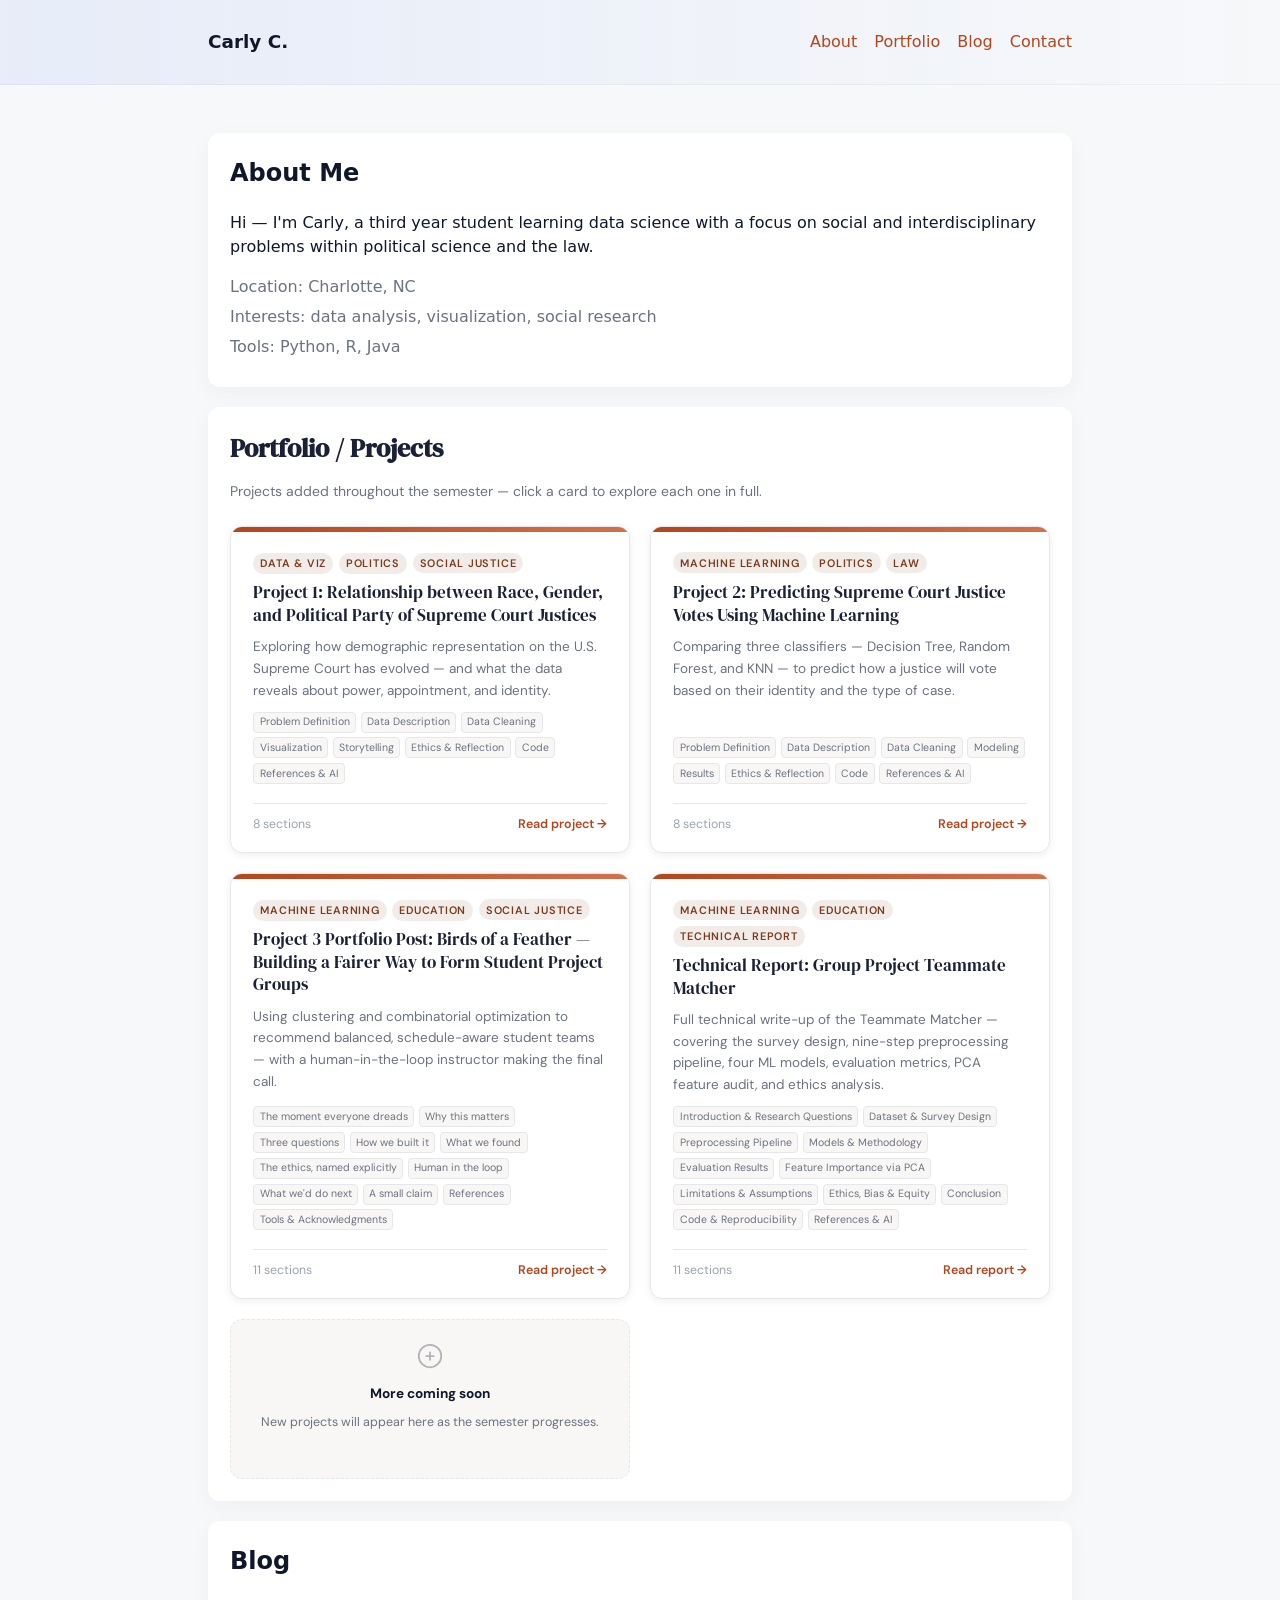
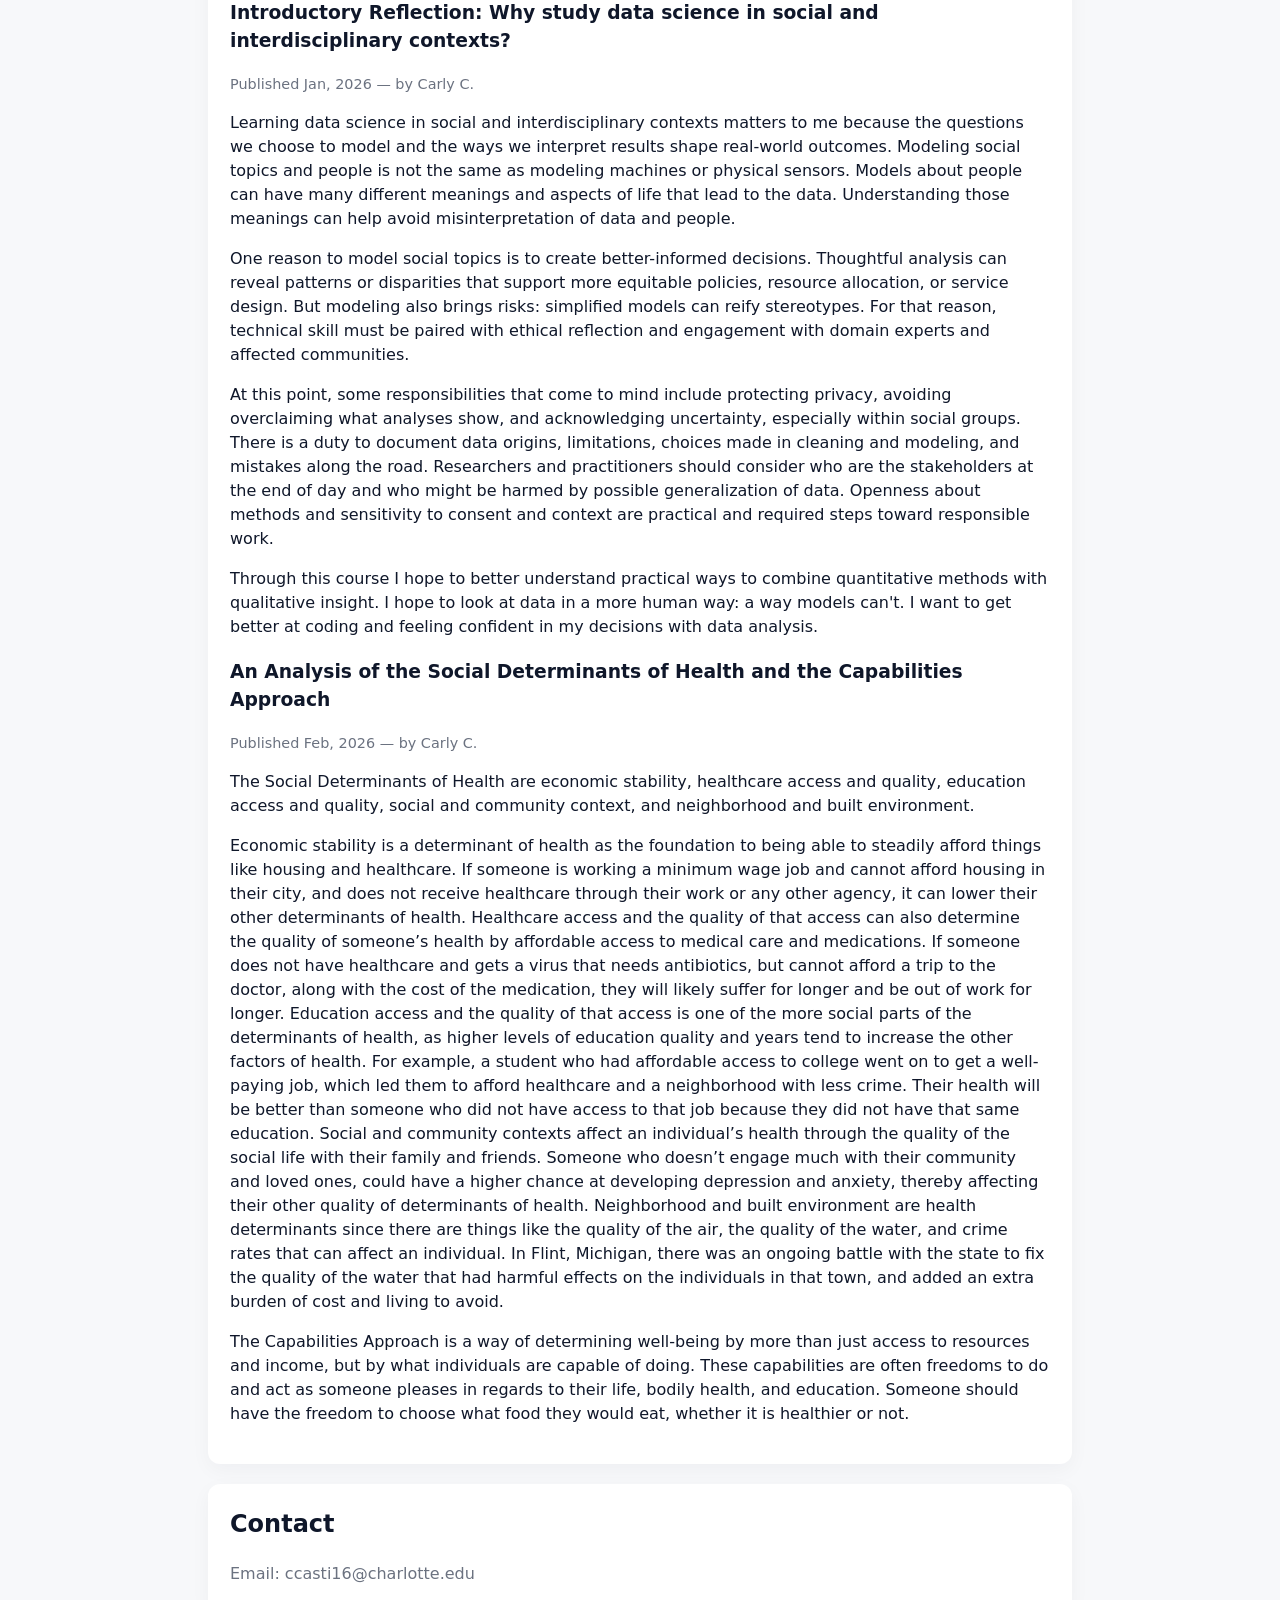
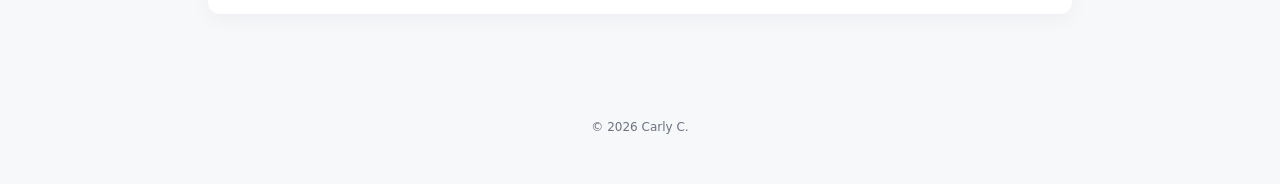
<file: index.html>
<!-- ...existing code... -->
<!doctype html>
<html lang="en">
<head>
  <meta charset="utf-8" />
  <meta name="viewport" content="width=device-width,initial-scale=1" />
  <title>Portfolio — Placeholder</title>
  <link rel="stylesheet" href="styles.css">
</head>
<body>
  <header class="site-header">
    <div class="container">
      <h1 class="site-title">Carly C.</h1>
      <nav class="site-nav" aria-label="Main navigation">
        <a href="#about">About</a>
        <a href="#projects">Portfolio</a>
        <a href="#blog">Blog</a>
        <a href="#contact">Contact</a>
      </nav>
    </div>
  </header>

  <main class="container">
    <section id="about" class="card">
      <h2>About Me</h2>
      <p>
        Hi — I'm Carly, a third year student learning data science with a focus on social
        and interdisciplinary problems within political science and the law.
      </p>
      <ul class="meta">
        <li>Location: Charlotte, NC</li>
        <li>Interests: data analysis, visualization, social research</li>
        <li>Tools: Python, R, Java</li>
      </ul>
    </section>

    <!--
  DROP-IN REPLACEMENT for <section id="projects">
  Paste your own content into each .tab-panel div.
  Move <style> and <script> to your main files if preferred.
-->

<link rel="preconnect" href="https://fonts.googleapis.com">
<link href="https://fonts.googleapis.com/css2?family=DM+Serif+Display:ital@0;1&family=DM+Sans:opsz,wght@9..40,300;9..40,400;9..40,500;9..40,600&display=swap" rel="stylesheet">

<style>
:root {
  --accent:       #b5451b;
  --accent-light: #f5e6df;
  --accent-mid:   #d4714a;
  --navy:         #1a2035;
  --muted-text:   #6b7280;
  --border:       #e5e7eb;
  --card-bg:      #ffffff;
  --surface:      #f8f7f5;
  --radius:       12px;
  --shadow-sm:    0 2px 8px rgba(0,0,0,0.07);
  --shadow-md:    0 8px 32px rgba(0,0,0,0.12);
  --shadow-lg:    0 24px 64px rgba(0,0,0,0.18);
  --font-d:       'DM Serif Display', Georgia, serif;
  --font-b:       'DM Sans', system-ui, sans-serif;
}

#projects { font-family: var(--font-b); }
#projects h2 { font-family: var(--font-d); font-size: 1.6rem; color: var(--navy); margin-bottom: .25rem; }
#projects > .muted { color: var(--muted-text); font-size: .875rem; margin-bottom: 1.5rem; }

.projects-grid {
  display: grid;
  grid-template-columns: repeat(auto-fill, minmax(290px, 1fr));
  gap: 1.25rem;
  margin-top: 1.25rem;
}

.project-card {
  background: var(--card-bg); border: 1px solid var(--border);
  border-radius: var(--radius); overflow: hidden;
  cursor: pointer; display: flex; flex-direction: column;
  box-shadow: var(--shadow-sm);
  transition: box-shadow .25s, transform .25s;
  animation: cardIn .45s ease both;
}
@keyframes cardIn { from { opacity:0; transform:translateY(14px); } to { opacity:1; transform:translateY(0); } }
.project-card:hover { box-shadow: var(--shadow-md); transform: translateY(-3px); }
.project-card-bar { height: 5px; background: linear-gradient(90deg, var(--accent), var(--accent-mid)); flex-shrink: 0; }
.project-card-body { padding: 1.3rem 1.4rem 1.15rem; display: flex; flex-direction: column; gap: .55rem; flex: 1; }
.project-tags { display: flex; flex-wrap: wrap; gap: .35rem; }
.project-tag { font-size:.68rem; font-weight:600; letter-spacing:.07em; text-transform:uppercase; padding:.2em .65em; border-radius:999px; background:#f1ece8; color:#7c3b1e; }
.project-card h3 { font-family: var(--font-d); font-size: 1.05rem; font-weight: 400; line-height: 1.35; color: var(--navy); margin: 0; }
.project-card-body > p { font-size:.845rem; color:var(--muted-text); line-height:1.6; margin:0; flex:1; }
.section-pills { display:flex; flex-wrap:wrap; gap:.3rem; margin-top:.1rem; }
.section-pill { font-size:.66rem; background:var(--surface); color:var(--muted-text); border:1px solid var(--border); border-radius:4px; padding:.15em .5em; }
.project-footer { display:flex; align-items:center; justify-content:space-between; margin-top:.6rem; font-size:.77rem; color:#9ca3af; padding-top:.7rem; border-top:1px solid var(--border); }
.open-btn { font-size:.78rem; font-weight:600; color:var(--accent); display:flex; align-items:center; gap:.3rem; background:none; border:none; cursor:pointer; padding:0; font-family:var(--font-b); transition:gap .2s; }
.open-btn:hover { gap:.5rem; }

.project-card.empty { border-style:dashed; background:var(--surface); cursor:default; box-shadow:none; min-height:160px; align-items:center; justify-content:center; }
.project-card.empty .project-card-body { align-items:center; text-align:center; }
.project-card.empty:hover { box-shadow:none; transform:none; }
.project-card.empty .project-card-bar { display:none; }

.proj-modal-backdrop { position:fixed; inset:0; background:rgba(15,18,28,.65); backdrop-filter:blur(4px); z-index:1000; display:flex; align-items:center; justify-content:center; padding:1.5rem; opacity:0; pointer-events:none; transition:opacity .28s ease; }
.proj-modal-backdrop.open { opacity:1; pointer-events:all; }
.proj-modal { background:#fff; border-radius:16px; width:100%; max-width:800px; max-height:90vh; display:flex; flex-direction:column; overflow:hidden; box-shadow:var(--shadow-lg); transform:translateY(24px) scale(.97); transition:transform .3s cubic-bezier(.34,1.56,.64,1); font-family:var(--font-b); }
.proj-modal-backdrop.open .proj-modal { transform:translateY(0) scale(1); }

.proj-modal-header { background:var(--navy); color:#fff; padding:1.6rem 2rem 1.4rem; position:relative; flex-shrink:0; }
.proj-modal-header .modal-tags { display:flex; gap:.4rem; margin-bottom:.7rem; flex-wrap:wrap; }
.proj-modal-header .modal-tag { font-size:.68rem; font-weight:600; letter-spacing:.07em; text-transform:uppercase; padding:.2em .7em; border-radius:999px; background:rgba(255,255,255,.12); color:rgba(255,255,255,.85); }
.proj-modal-header h2 { font-family:var(--font-d); font-size:1.4rem; font-weight:400; line-height:1.3; margin:0 2.5rem 0 0; }
.proj-modal-close { position:absolute; top:1.2rem; right:1.4rem; background:rgba(255,255,255,.1); border:none; color:#fff; width:32px; height:32px; border-radius:50%; font-size:1rem; cursor:pointer; display:flex; align-items:center; justify-content:center; transition:background .2s; }
.proj-modal-close:hover { background:rgba(255,255,255,.22); }

.proj-modal-tabs { display:flex; overflow-x:auto; border-bottom:1px solid var(--border); background:var(--surface); flex-shrink:0; scrollbar-width:none; }
.proj-modal-tabs::-webkit-scrollbar { display:none; }
.tab-btn { flex-shrink:0; padding:.75rem 1.05rem; font-size:.775rem; font-weight:500; color:var(--muted-text); background:none; border:none; border-bottom:2px solid transparent; cursor:pointer; white-space:nowrap; font-family:var(--font-b); transition:color .18s, border-color .18s; margin-bottom:-1px; }
.tab-btn:hover { color:var(--navy); }
.tab-btn.active { color:var(--accent); border-bottom-color:var(--accent); font-weight:600; }

.proj-modal-body { flex:1; overflow-y:auto; padding:1.8rem 2rem; line-height:1.72; font-size:.895rem; color:#374151; }
.tab-panel { display:none; }
.tab-panel.active { display:block; }
.tab-panel h3 { font-family:var(--font-d); font-size:1.3rem; color:var(--navy); margin:0 0 .8rem; font-weight:400; }
.tab-panel h4 { font-size:.8rem; font-weight:700; text-transform:uppercase; letter-spacing:.08em; color:var(--accent); margin:1.4rem 0 .45rem; }
.tab-panel p { margin:0 0 .85rem; }
.tab-panel ul, .tab-panel ol { padding-left:1.3rem; margin:0 0 .85rem; }
.tab-panel li { margin-bottom:.35rem; }
pre { background:var(--navy); color:#e2e8f0; border-radius:8px; padding:1.1rem 1.3rem; overflow-x:auto; font-size:.8rem; line-height:1.65; font-family:'Fira Code',Consolas,monospace; margin:.7rem 0 1rem; }
pre code { background:none; padding:0; color:inherit; font-size:inherit; }
code { background:#f0ece8; padding:.15em .4em; border-radius:4px; font-size:.82em; font-family:'Fira Code',Consolas,monospace; color:var(--accent); }
.info-box { background:var(--accent-light); border-left:3px solid var(--accent); border-radius:0 6px 6px 0; padding:.85rem 1rem; margin:.75rem 0 1rem; font-size:.86rem; }
.info-box.blue  { background:#eff6ff; border-color:#3b82f6; }
.info-box.amber { background:#fffbeb; border-color:#f59e0b; }
.ref-list { list-style:none; padding:0; margin:0; }
.ref-list li { padding:.6rem 0; border-bottom:1px solid var(--border); font-size:.84rem; }
.ref-list li:last-child { border-bottom:none; }
.ref-list a { color:var(--accent); word-break:break-word; }

@media(max-width:600px){
  .proj-modal-body { padding:1.25rem 1.1rem; }
  .proj-modal-header { padding:1.2rem 1.1rem 1rem; }
  .proj-modal-header h2 { font-size:1.1rem; }
}
</style>


<section id="projects" class="card">
  <h2>Portfolio / Projects</h2>
  <p class="muted">Projects added throughout the semester — click a card to explore each one in full.</p>

  <div class="projects-grid">

    <div class="project-card" onclick="openProject('scotus')"
         role="button" tabindex="0" aria-haspopup="dialog"
         onkeydown="if(event.key==='Enter'||event.key===' ')openProject('scotus')">
      <div class="project-card-bar"></div>
      <div class="project-card-body">
        <div class="project-tags">
          <span class="project-tag">Data &amp; Viz</span>
          <span class="project-tag">Politics</span>
          <span class="project-tag">Social Justice</span>
        </div>
        <h3>Project 1: Relationship between Race, Gender, and Political Party of Supreme Court Justices</h3>
        <p>Exploring how demographic representation on the U.S. Supreme Court has evolved — and what the data reveals about power, appointment, and identity.</p>
        <div class="section-pills">
          <span class="section-pill">Problem Definition</span>
          <span class="section-pill">Data Description</span>
          <span class="section-pill">Data Cleaning</span>
          <span class="section-pill">Visualization</span>
          <span class="section-pill">Storytelling</span>
          <span class="section-pill">Ethics &amp; Reflection</span>
          <span class="section-pill">Code</span>
          <span class="section-pill">References &amp; AI</span>
        </div>
        <div class="project-footer">
          <span>8 sections</span>
          <button class="open-btn" onclick="event.stopPropagation();openProject('scotus')">Read project →</button>
        </div>
      </div>
    </div>

    <div class="project-card" onclick="openProject('scdb')"
         role="button" tabindex="0" aria-haspopup="dialog"
         onkeydown="if(event.key==='Enter'||event.key===' ')openProject('scdb')">
      <div class="project-card-bar"></div>
      <div class="project-card-body">
        <div class="project-tags">
          <span class="project-tag">Machine Learning</span>
          <span class="project-tag">Politics</span>
          <span class="project-tag">Law</span>
        </div>
        <h3>Project 2: Predicting Supreme Court Justice Votes Using Machine Learning</h3>
        <p>Comparing three classifiers — Decision Tree, Random Forest, and KNN — to predict how a justice will vote based on their identity and the type of case.</p>
        <div class="section-pills">
          <span class="section-pill">Problem Definition</span>
          <span class="section-pill">Data Description</span>
          <span class="section-pill">Data Cleaning</span>
          <span class="section-pill">Modeling</span>
          <span class="section-pill">Results</span>
          <span class="section-pill">Ethics &amp; Reflection</span>
          <span class="section-pill">Code</span>
          <span class="section-pill">References &amp; AI</span>
        </div>
        <div class="project-footer">
          <span>8 sections</span>
          <button class="open-btn" onclick="event.stopPropagation();openProject('scdb')">Read project →</button>
        </div>
      </div>
    </div>

<div class="project-card" onclick="openProject('birds')"
     role="button" tabindex="0" aria-haspopup="dialog"
     onkeydown="if(event.key==='Enter'||event.key===' ')openProject('birds')">
  <div class="project-card-bar"></div>
  <div class="project-card-body">
    <div class="project-tags">
      <span class="project-tag">Machine Learning</span>
      <span class="project-tag">Education</span>
      <span class="project-tag">Social Justice</span>
    </div>
    <h3>Project 3 Portfolio Post: Birds of a Feather — Building a Fairer Way to Form Student Project Groups</h3>
    <p>Using clustering and combinatorial optimization to recommend balanced, schedule-aware student teams — with a human-in-the-loop instructor making the final call.</p>
    <div class="section-pills">
      <span class="section-pill">The moment everyone dreads</span>
      <span class="section-pill">Why this matters</span>
      <span class="section-pill">Three questions</span>
      <span class="section-pill">How we built it</span>
      <span class="section-pill">What we found</span>
      <span class="section-pill">The ethics, named explicitly</span>
      <span class="section-pill">Human in the loop</span>
      <span class="section-pill">What we'd do next</span>
      <span class="section-pill">A small claim</span>
      <span class="section-pill">References</span>
      <span class="section-pill">Tools &amp; Acknowledgments</span>
    </div>
    <div class="project-footer">
      <span>11 sections</span>
      <button class="open-btn" onclick="event.stopPropagation();openProject('birds')">Read project →</button>
    </div>
  </div>
</div>

<div class="project-card" onclick="openProject('techreport')"
     role="button" tabindex="0" aria-haspopup="dialog"
     onkeydown="if(event.key==='Enter'||event.key===' ')openProject('techreport')">
  <div class="project-card-bar"></div>
  <div class="project-card-body">
    <div class="project-tags">
      <span class="project-tag">Machine Learning</span>
      <span class="project-tag">Education</span>
      <span class="project-tag">Technical Report</span>
    </div>
    <h3>Technical Report: Group Project Teammate Matcher</h3>
    <p>Full technical write-up of the Teammate Matcher — covering the survey design, nine-step preprocessing pipeline, four ML models, evaluation metrics, PCA feature audit, and ethics analysis.</p>
    <div class="section-pills">
      <span class="section-pill">Introduction &amp; Research Questions</span>
      <span class="section-pill">Dataset &amp; Survey Design</span>
      <span class="section-pill">Preprocessing Pipeline</span>
      <span class="section-pill">Models &amp; Methodology</span>
      <span class="section-pill">Evaluation Results</span>
      <span class="section-pill">Feature Importance via PCA</span>
      <span class="section-pill">Limitations &amp; Assumptions</span>
      <span class="section-pill">Ethics, Bias &amp; Equity</span>
      <span class="section-pill">Conclusion</span>
      <span class="section-pill">Code &amp; Reproducibility</span>
      <span class="section-pill">References &amp; AI</span>
    </div>
    <div class="project-footer">
      <span>11 sections</span>
      <button class="open-btn" onclick="event.stopPropagation();openProject('techreport')">Read report →</button>
    </div>
  </div>
</div>
    
    <div class="project-card empty">
      <div class="project-card-body">
        <svg width="30" height="30" fill="none" viewBox="0 0 24 24" stroke="currentColor" stroke-width="1.4" style="opacity:.3;margin-bottom:.3rem">
          <path stroke-linecap="round" stroke-linejoin="round" d="M12 9v6m3-3H9m12 0a9 9 0 1 1-18 0 9 9 0 0 1 18 0Z"/>
        </svg>
        <strong style="font-size:.85rem">More coming soon</strong>
        <p style="font-size:.78rem">New projects will appear here as the semester progresses.</p>
      </div>
    </div>

  </div>
</section>


<div class="proj-modal-backdrop" id="modal-scotus" role="dialog"
     aria-modal="true" aria-labelledby="scotus-title"
     onclick="handleBackdropClick(event,'scotus')">
  <div class="proj-modal">

    <div class="proj-modal-header">
      <div class="modal-tags">
        <span class="modal-tag">Data &amp; Viz</span>
        <span class="modal-tag">Politics</span>
        <span class="modal-tag">Social Justice</span>
      </div>
      <h2 id="scotus-title">Project 1: Relationship between Race, Gender, and Political Party of Supreme Court Justices</h2>
      <button class="proj-modal-close" onclick="closeProject('scotus')" aria-label="Close">✕</button>
    </div>

    <nav class="proj-modal-tabs">
      <button class="tab-btn active" onclick="switchTab('scotus',0,this)">Problem Definition</button>
      <button class="tab-btn"        onclick="switchTab('scotus',1,this)">Data Description</button>
      <button class="tab-btn"        onclick="switchTab('scotus',2,this)">Data Cleaning</button>
      <button class="tab-btn"        onclick="switchTab('scotus',3,this)">Visualization</button>
      <button class="tab-btn"        onclick="switchTab('scotus',4,this)">Storytelling</button>
      <button class="tab-btn"        onclick="switchTab('scotus',5,this)">Limitations, Ethics &amp; Reflection</button>
      <button class="tab-btn"        onclick="switchTab('scotus',6,this)">Code</button>
      <button class="tab-btn"        onclick="switchTab('scotus',7,this)">References &amp; AI</button>
    </nav>

    <div class="proj-modal-body">

      <div class="tab-panel active" id="scotus-tab-0">
        <h3>Problem Definition</h3>
        <p>
          Are there trends with the appointment of Supreme Court Justices in relation to the relationship between race, gender, and political party?
        </p>
        <p>
          There are many different characteristics of Supreme Court Justices that can affect their appointment and its success. There has been a prior correlation shown between the race and gender of Justices and the likelihood of being nominated and subsequently appointed. Nominations to the Court are given by the President, so this research seeks to see if there are correlations between the likelihood of Justices with a certain gender or race getting nominated, depending on their political party. In recent years, there has been more diversity among the Court; a correlation between those individuals and the likelihood of which party they would belong to can provide insight into how the Court can continue to grow.
        </p>
      </div>

      <div class="tab-panel" id="scotus-tab-1">
        <h3>Data Description</h3>
       <p>
          This data comes from Stonegroove’s “Supreme Court Demographic Database” on Kaggle (2021). This dataset is a subset of a much larger dataset from Epstein et al.’s “The U.S. Supreme Court Justices Database(2021).” Each row represents a different Justice in order of their appointment to the Court. Some of the columns in this subset are the Justices’ names, their date of birth, the state they were born in, their gender, their race, their religion, the state in which they lived, their political party, and the president who nominated the Justice. The key columns for the question at hand are the name column, the race column, the gender column, and the political party column. Considering this, assumptions will be made about the time periods of the date of birth of the Justices. Thurgood Marshall, who is data point 98 out of 117, will be considered the beginning of the period in which there was social progress that people of color and women could be considered for the Court, as he was appointed three years after the passing of the Civil Rights Act. It should be noted that with the shifts in the types of dominant political parties over the years, there will be subgroups with additional information needed based on the time period. From John Mclean, data point 22, until Earl Warren, data point 90, these data points will serve to represent the period of time in which the Democrats and Republicans had opposite values of the current understanding of the parties today. From John Jay, data point 1, to Robert Trimble, data point 21, the political parties are considered too different from the values of modern-day Republicans or Democrats to be remodeled as one, so their data will be observed separately, to reflect the correlation within the principles of the power and type of government within the founding-era period.
        </p>
      </div>

      <div class="tab-panel" id="scotus-tab-2">
        <h3>Data Cleaning &amp; Preparation</h3>
        <img src="Subgroup.png" alt="The Code to Create a Subgroup of Data with Race, Gender, and Political Party" width="80%">
        <img src="Party_Swap.png" alt="The Code to Swap the Democrat and Republican Classifications Over A Specific Group of Time" width="80%">
        <img src="Post_Civil_Rights_Subgroup.png" alt="The Code to Create a Subgroup After the Civil Rights Act was Passed" width="80%">
        <p>
          As mentioned above, the values within the political parties can have different meanings based on the time period(U.S. Embassy in Denmark, n.d.), so for this research, they will be reclassified for easier understanding of the values a modern audience will understand at first glance. All data points between 22 and 90 will be switched, disregarding data point 33(Whig). Any Justice between that period who was a Democrat will be classified as a Republican, and any vice-versa. This is to reflect the party switch between the 1940s and 1960s that was mentioned above. This will make the data more readable and cohesive for an understanding of the results. This will trade off the factual title of their party they had during their period on the Court, but will better reflect their values. To give historical understanding and recognition to the lack of freedoms given to people of color and women throughout history, the data will be rerun separately with a subgroup of data points 98 to 117. This is to represent the time period during and after people of color and women began to formally be recognized by the government to receive the same freedoms as white men. This subgroup will not be perfect to represent the smaller subgroups of when white women and women of color began to receive those rights and freedoms later on. To have more data points to work with, these different civil rights movements will be grouped together for the understanding of a period in which multiple minority groups began to have more formal opportunities. 
        </p>
      </div>

      <div class="tab-panel" id="scotus-tab-3">
        <h3>Data Understanding &amp; Visualization</h3>
        <img src="Overall_Race_Heatmap.png" alt="The Heatmap for the Correlation Between Race and Political Party With the Entire Dataset" width="80%">
        <img src="Overall_Gender_Heatmap.png" alt="The Heatmap for the Correlation Between Gender and Political Party With the Entire Dataset" width="80%">
        <img src="Civil_Rights_Race_Heatmap.png" alt="The Heatmap for the Correlation Between Race and Political Party Post Civil Rights Era" width="80%">
        <img src="Civil_Rights_Gender_Heatmap.png" alt="The Heatmap for the Correlation Between Gender and Political Party Post Civil Rights Era" width="80%">
        <p>
          Heatmaps and bar graphs were initially used to visualize the data, but as the research progressed, both of the visualizations told the same story, so only the bar graphs were removed for the sake of the size of the project. The heatmap showed a better correlation between the different variables because in the initial subgroup, the number of people of color and women was so low that it was barely noticeable. The heatmap showed the same correlation, but allowed for better visualization. Not many patterns or trends were surprising due to the limited data based on the history and the unlimited term of Supreme Court Justices. There were higher rates of white males in both categories, even after creating a new subgroup to account for after the Civil Rights Act had been passed, but that was to be expected.
        </p>
      </div>

      <div class="tab-panel" id="scotus-tab-4">
        <h3>Storytelling &amp; Interpretation</h3>
        <p>
          The findings show that there was no significant correlation between either race or gender in correlation to political party in either subgroup. When looking at the heatmaps, it does seem as if there is a slight majority of women in the post-Civil Rights Act subgroup that are registered as Democrats, but due to the lack of further data, there can be no significant result. This doesn’t mean that there isn’t some possible correlation, just that it is too soon after the Civil Rights Act to see any significant impact or correlation with parties. The heatmaps show that there may be a trend beginning with more people of color and women in the democratic party, but with how few members there are, and the fact that multiple Justices fit into multiple minority categories of race and gender, there needs to be more data to find a result. As time moves forward, more work can be done to have a more diverse Court, while still balancing all of the other requirements of being appointed. It would be misleading to conclude anything from this data since all of the p-values from each test were above 0.5. 
        </p>
      </div>

      <div class="tab-panel" id="scotus-tab-5">
        <h3>Limitations, Ethics &amp; Reflection</h3>
        <p>
          Considering the unlimited terms and relatively short history of the United States, there is limited data available in this dataset to make a statistical conclusion. Despite creating subgroups to account for the long history in which people of color and women did not have the same freedoms and opportunities to run for the court, there is still far too little Justices and diversity to conclude anything. The heatmaps show interesting data and slight curves to democratic Justices being more even in diversity after the Civil Rights Act was passed; however, all of the significance testing still shows no significant correlation between either gender or race in relation to political party.
        </p>
        <p>
          The major assumption made in this research was that switching the “Republican” and “Democrat” values over the course of about sixty Justices. The decision to swap the classifications came from a need to clarify the data more, as the values and definitions of the parties swapped over time. However, if there was any outlier within that time period who was listed as their political party, yet had the values that we currently attribute to it in this modern day, their data could be skewed. 
        </p>
        <p>
          The data was not very surprising. The research was conducted with the knowledge that there would not be enough data to conclude anything statistically significant. However, it was a research question that was authentic to be considered with the current trend of the Court. 
        </p>
        <p>
          Ideally, this research could be redone in a hundred years when there are far more Justices since the Civil Rights Act. If there were more time to do this research now, the most interesting variable to add would be the time each justice served on the Court. Certain justices have served for very long times on the Court; it would be an intriguing study to see if there is a correlation between party, which is more likely to sit on the Court for longer.
        </p>
      </div>

     <div class="tab-panel" id="scotus-tab-6">
  <h3>Code</h3>
  <p>The code for the project is: 
    <a href="Project_1_Code.html">View Code</a>
  </p>
</div>

      <div class="tab-panel" id="scotus-tab-7">
        <h3>References &amp; AI Transparency</h3>
        <p>
          rlweath. (n.d.). Supreme Court Demographic Database [Dataset]. Kaggle. https://www.kaggle.com/datasets/rlweath/supreme-court-demographic-database
        </p>
        <p>
          U.S. Embassy in Denmark. (n.d.). Presidential elections and the American political system. https://dk.usembassy.gov/usa-i-skolen/presidential-elections-and-the-american-political-system/
        </p>
        <p>
          Portions of the code used for data cleaning and visualization were generated with assistance from GitHub Copilot (GitHub, 2026) and Claude (Anthropic, 2026). All generated code was reviewed, tested, and modified by the author.
        </p>
      </div>

    </div>
  </div>
</div>

<div class="proj-modal-backdrop" id="modal-scdb" role="dialog"
     aria-modal="true" aria-labelledby="scdb-title"
     onclick="handleBackdropClick(event,'scdb')">
  <div class="proj-modal">

    <div class="proj-modal-header">
      <div class="modal-tags">
        <span class="modal-tag">Machine Learning</span>
        <span class="modal-tag">Politics</span>
        <span class="modal-tag">Law</span>
      </div>
      <h2 id="scdb-title">Project 2: Predicting Supreme Court Justice Votes Using Machine Learning</h2>
      <button class="proj-modal-close" onclick="closeProject('scdb')" aria-label="Close">✕</button>
    </div>

    <nav class="proj-modal-tabs">
      <button class="tab-btn active" onclick="switchTab('scdb',0,this)">Problem Definition</button>
      <button class="tab-btn"        onclick="switchTab('scdb',1,this)">Data Description</button>
      <button class="tab-btn"        onclick="switchTab('scdb',2,this)">Data Cleaning</button>
      <button class="tab-btn"        onclick="switchTab('scdb',3,this)">Modeling</button>
      <button class="tab-btn"        onclick="switchTab('scdb',4,this)">Results</button>
      <button class="tab-btn"        onclick="switchTab('scdb',5,this)">Ethics &amp; Reflection</button>
      <button class="tab-btn"        onclick="switchTab('scdb',6,this)">Code</button>
      <button class="tab-btn"        onclick="switchTab('scdb',7,this)">References &amp; AI</button>
    </nav>

    <div class="proj-modal-body">

      <div class="tab-panel active" id="scdb-tab-0">
        <h3>Portfolio Post: Problem Definition</h3>
        <p>
          Can a machine learning model predict how a Supreme Court justice will vote on a case based on who they are and what type of case is before them?
        </p>
        <p>
          Individual justices carry distinct judicial philosophies, ideological leanings, and records across different areas of law. Judges can view cases through a more orginalistic or with the opposite view of a living constitutional point of view, for example. At the same time, certain case types consistently produce more divided Courts than others. This project asks whether those patterns are strong enough that a classifier can learn them: given a justice's identity and the category of a case, can the model predict whether they will vote with the majority, dissent, or take some other position?
        </p>
        <p>
          Understanding judicial voting patterns has real implications for legal strategy, policy advocacy, and democratic accountability. It also raises important questions about what it means to predict human judgment with an algorithm.
        </p>
      </div>

      <div class="tab-panel" id="scdb-tab-1">
        <h3>Technical Report: Data Description</h3>
        <p>
          This project uses the Supreme Court Database (SCDB), version 2025_01, justice-centered and organized by legal provision. The SCDB is maintained by Harold J. Spaeth and colleagues and is one of the most comprehensive datasets on U.S. Supreme Court decisions, spanning cases from 1946 to the present term.
        </p>
        <p>
          The full dataset contains 124,797 rows, where each row represents a single justice's vote on a single case. There are 61 columns covering case identifiers, citation information, dates, case characteristics, issue classifications, and justice-level voting data. The target variable for this project is <code>vote</code>, which takes values 1 through 8. 1 indicates a vote with the majority, 2 indicates a dissent, and values 3–8 represent concurrences, judgments, and other specialized vote types.
        </p>
        <p>
          The key predictive features retained for modeling were <code>justice</code> (numeric ID), <code>justiceName</code> (string, encoded to integer), and <code>issueArea</code> (one of 14 broad legal categories such as Criminal Procedure, Civil Rights, and First Amendment), supplemented by case-level context variables including <code>decisionDirection</code>, <code>lcDisposition</code>, <code>certReason</code>, <code>jurisdiction</code>, <code>partyWinning</code>, <code>majVotes</code>, <code>minVotes</code>, and <code>decisionType</code>.
        </p>
      </div>

      <div class="tab-panel" id="scdb-tab-2">
        <h3>Technical Report: Data Cleaning &amp; Preparation</h3>
        <p>
          Of the 61 original columns, only 13 were retained for modeling. Columns removed included all case identifiers (IDs, docket numbers, citation strings), free-text fields, date columns, and post-decision variables that would leak outcome information into the features. The remaining columns were selected because they are likely available at or before decision time.
        </p>
        <p>
          3,451 rows were missing the <code>vote</code> target variable and were dropped, leaving 121,346 usable rows. The string column <code>justiceName</code> was encoded to an integer using <code>pd.factorize()</code>. The remaining missing values in feature columns were filled using column medians rather than dropping rows, with the goal of preserving as much data as possible.
        </p>
        <p>
          The vote distribution is heavily imbalanced: vote=1 accounts for 85,734 rows (~71%), vote=2 for 22,513 (~19%), and all other vote types combined for the remaining ~10%. This imbalance is the central challenge for all three models.
        </p>
      </div>

      <div class="tab-panel" id="scdb-tab-3">
        <h3>Technical Report: Modeling Approach</h3>
        <p>
          Three classifiers were trained and compared, each representing a different algorithmic family:
        </p>
        <h4>Decision Tree</h4>
        <img src="Decision_Tree.png" alt="The Visualization of the Decision Tree Model" width="95%">
        <p>
          A single decision tree with <code>max_depth=10</code> and <code>min_samples_leaf=20</code> to prevent overfitting. Decision trees are fully interpretable — the top three levels can be visualized to understand what splits the model makes first. This model is meant to serve as a baseline of comparison for future models.
        </p>
        <h4>Random Forest</h4>
        <p>
          An ensemble of 100 decision trees (<code>n_estimators=100</code>), using the same depth and leaf constraints. By aggregating predictions across many trees trained on random subsets of the data, random forests reduce the variance that makes a single tree unstable. This model is expected to be the most accurate but least interpretable.
        </p>
        <h4>K-Nearest Neighbors (KNN)</h4>
        <p>
          A distance-based classifier with <code>k=9</code> neighbors. Because KNN is sensitive to feature scale, the input features were standardized with <code>StandardScaler</code> before fitting. In cross-validation, the scaler was wrapped inside a <code>Pipeline</code> so that it is fit only on training folds, preventing data leakage. KNN makes predictions based on the similarity of a case-justice pair to historical examples, making it a fundamentally different approach from the tree-based models.
        </p>
        <p>
          All models were evaluated on an 80/20 train-test split (stratified by random seed 42) and validated further with 5-fold cross-validation.
        </p>
      </div>

      <div class="tab-panel" id="scdb-tab-4">
        <h3>Technical Report: Results</h3>
        <h4>Accuracy &amp; Weighted Metrics</h4>
        <img src="Model_Comparison.png" alt="The Comparison of All Models for Accuracy Metrics." width="80%">
        <p>
          All three models achieved similar test-set accuracy in the range of 75–76%. However, the gap between weighted F1 (~0.70) and macro F1 (~0.29–0.43) reveals that this accuracy is largely driven by correct predictions on the dominant vote=1 class. A model that predicted "majority" for every case would achieve roughly 71% accuracy — so the models are adding only about 4–5 percentage points above that baseline.
        </p>
        <h4>Per-Class Performance</h4>
        <img src="Feature_Importance.png" alt="The Visualization of the Feature Performance." width="80%">
        <p>
          Vote=1 was predicted well by all three models (recall of 92–98%). Vote=2 (dissent) was the hardest meaningful class: the best recall achieved was 43% (Decision Tree and KNN), while Random Forest only caught 30% of dissents. For rarer vote types (3–7), Random Forest scored 0% recall on most classes, effectively never predicting them. KNN performed the best on minority classes — achieving 12% recall on vote=3, 15% on vote=4 — and had the highest macro F1 (0.4275), meaning it was the most balanced across all vote types. Vote=8 was predicted with near-perfect accuracy by all three models, suggesting it has a very distinctive feature signature.
        </p>
        <h4>Cross-Validation</h4>
        <img src="5_Fold_CV.png" alt="The Visualization of the 5-Fold CV." width="80%">
        <p>
          5-fold CV confirmed Random Forest as the most stable model (accuracy 72.44% ± 1.62%), followed by Decision Tree (71.78% ± 2.69%) and KNN (67.84% ± 2.84%). KNN's larger drop from single-split to CV accuracy suggests it benefited somewhat from the particular 80/20 split used in the main evaluation.
        </p>
        <div class="info-box amber">
          The class imbalance in the SCDB — where majority votes outnumber all other types roughly 7:1 — is the binding constraint on all three models. Addressing it through techniques such as <code>class_weight='balanced'</code> or SMOTE oversampling would be the most impactful next step for improving predictions on dissents and concurrences.
        </div>
      </div>

      <div class="tab-panel" id="scdb-tab-5">
        <h3>Portfolio Post: Ethics &amp; Reflection</h3>
        <p>
          Predicting judicial votes raises meaningful ethical concerns beyond model performance. Judges are people, not data points, and reducing a justice's decision to a predicted output based on their identity and a case category risks flattening the complexity of legal reasoning into a statistical pattern. The model does not know what arguments were made, how briefs were written, or what values a justice weighed. The model only knows how a Justice voted in a certain way for certain cases in the past.
        </p>
        <p>
          There is also a risk of self-fulfilling inference. If litigants use predictive tools to select which arguments to make or which courts to pursue, model predictions could subtly shape the very outcomes they claim to merely forecast. However, it should be noted that this is a common practice taught throughout all levels of law, even in Undergraduate Mock Trial, where litigants are taught to “read the judge” to determine the outcome of a case before it has even started. This feedback loop is especially concerning when the model disproportionately fails minority vote classes, meaning it is most uncertain in the cases that differ from the usual cases the Court sees. It is those cases that tend to be the most controversial and make major news outlets.
        </p>
        <p>
          The heavy class imbalance in this dataset is itself a reflection of how the Court works. In the majority of cases, the Court sees over produce large majorities since there is little disagreement in the fundamentals of the law, which are, in most cases. A model trained primarily on those cases will learn to reproduce consensus, not disagreement. What scholars and academics would want to predict are those dissents.
        </p>
        <p>
          However, the act of predicting a Justice’s vote is done for every major case the Court is set to see. Academics weigh in with their expertise on every little aspect of the case and their understanding of the Justices and their specific ideologies in the courtroom. Academics fill in the gap of knowledge and understanding that the models fail to see, while the models can examine trends for a vast amount of cases that an academic cannot visualize the connections between. This model can be improved, but only in its best use with an academic within the field of law who can fill in the gaps in the understanding of the nuances of the courtroom and briefs.
        </p>
      </div>

      <div class="tab-panel" id="scdb-tab-6">
        <h3>Code</h3>
        <p>The code for this project is available here:
          <a href="Project_2_Code.html">View Code</a>
        </p>
      </div>

      <div class="tab-panel" id="scdb-tab-7">
        <h3>References &amp; AI Transparency</h3>
        <p>
          Spaeth, H., Epstein, L., Martin, A. D., Segal, J., Ruger, T., &amp; Benesh, S. (2025). <em>Supreme Court Database, Version 2025_01</em> [Dataset]. http://supremecourtdatabase.org
        </p>
        <p>
          Portions of the code used for data cleaning, modeling, and visualization were generated with assistance from Claude (Anthropic, 2026). All generated code was reviewed, tested, and modified by the author.
        </p>
      </div>

    </div>
  </div>
</div>

<div class="proj-modal-backdrop" id="modal-birds" role="dialog"
     aria-modal="true" aria-labelledby="birds-title"
     onclick="handleBackdropClick(event,'birds')">
  <div class="proj-modal">

    <div class="proj-modal-header">
      <div class="modal-tags">
        <span class="modal-tag">Machine Learning</span>
        <span class="modal-tag">Education</span>
        <span class="modal-tag">Social Justice</span>
      </div>
      <h2 id="birds-title">Project 3 Portfolio Post: Birds of a Feather — Who Picks Your Team? Building a Fairer Way to Form Student Project Groups</h2>
      <button class="proj-modal-close" onclick="closeProject('birds')" aria-label="Close">✕</button>
    </div>

    <nav class="proj-modal-tabs">
      <button class="tab-btn active" onclick="switchTab('birds',0,this)">The moment everyone dreads</button>
      <button class="tab-btn"        onclick="switchTab('birds',1,this)">Why this matters</button>
      <button class="tab-btn"        onclick="switchTab('birds',2,this)">Three questions, one project</button>
      <button class="tab-btn"        onclick="switchTab('birds',3,this)">How we built it</button>
      <button class="tab-btn"        onclick="switchTab('birds',4,this)">What we found</button>
      <button class="tab-btn"        onclick="switchTab('birds',5,this)">The ethics, named explicitly</button>
      <button class="tab-btn"        onclick="switchTab('birds',6,this)">Human in the loop, on purpose</button>
      <button class="tab-btn"        onclick="switchTab('birds',7,this)">What we'd do next</button>
      <button class="tab-btn"        onclick="switchTab('birds',8,this)">A small claim</button>
      <button class="tab-btn"        onclick="switchTab('birds',9,this)">References</button>
      <button class="tab-btn"        onclick="switchTab('birds',10,this)">Tools &amp; Acknowledgments</button>
    </nav>

    <div class="proj-modal-body">

      <div class="tab-panel active" id="birds-tab-0">
        <img src="portfolio_post_thumbnail.png" alt="The Portfolio Post Thumbnail" width="95%">
        <h3>The moment everyone dreads</h3>
        <p>There is a small, predictable silence in every college classroom when an instructor says the words <em>"For this next project, you'll be in groups of four."</em> Some students immediately turn to the friends they came in with. Others freeze, hoping the instructor will assign teams so they don't have to navigate the social cost of asking strangers. A few quietly recalculate the rest of their semester — <em>who is going to do the work? who has my schedule? who's going to ghost the group chat?</em></p>
        <p>Group projects are everywhere in higher education, and yet the way teams get formed has barely changed in decades. Instructors typically choose between two options: let students pick (which reproduces existing social cliques and excludes newcomers), or assign randomly (which ignores the very things that determine whether a team functions — schedule, skill mix, work style). Neither option is satisfying, and neither scales well to a class of 30 students juggling jobs, commutes, and conflicting deadlines.</p>
        <p>So we asked the obvious question: <strong>could a data-driven approach do better?</strong></p>
        <p>That question turned into the <em>Teammate Matcher</em> — a recommendation tool, not an autonomous decision-maker, that uses machine learning to surface team configurations an instructor can review and adjust.</p>
      </div>

      <div class="tab-panel" id="birds-tab-1">
        <h3>Why this matters beyond a class assignment</h3>
        <p>It is tempting to file "team formation" under <em>minor logistical headache</em>, but the choice of who works with whom is pedagogically consequential. Group composition shapes who learns from whom, who gets credit, who carries silent labor, and — at the limit — who passes a course (Kyprianidou et al., 2012). When those decisions are made by algorithm rather than by hand, the same set of questions that animates broader debates about AI in high-stakes domains shows up in miniature: Whose values are encoded in the model? Whose data does it use, and with what consent? Can the people affected by it understand what it's doing? (O'Neil, 2016; Akgun &amp; Greenhow, 2022)</p>
        <p>Higher education has spent the last decade quietly importing data-driven decision systems — early-warning dashboards, automated tutoring placements, "engagement" analytics drawn from learning-management click streams. Most of these systems run without the consent of the students they classify and without the affected instructors fully understanding how they work. We wanted to take the opposite approach: build something narrow, transparent, opt-in, and explicitly designed to keep the instructor in charge.</p>
      </div>

      <div class="tab-panel" id="birds-tab-2">
        <h3>Three questions, one project</h3>
        <p>Our work was guided by three research questions:</p>
        <ol>
          <li><strong>How can we represent students' skills, availability, and work styles using direct self-report — and is that data rich enough to drive useful matches?</strong></li>
          <li><strong>Which clustering or optimization algorithms produce the most balanced teams — and does the answer change when we optimize for <em>similar</em> teams versus <em>complementary</em> ones?</strong></li>
          <li><strong>Which student attributes actually drive cluster separation? In other words, what is the algorithm really listening to?</strong></li>
        </ol>
        <p>The third question is the most important one for understanding what the algorithm <em>means.</em> A model that produces good-looking teams but listens primarily to GPA, or to one cultural style of self-presentation, has different ethical implications than one that listens primarily to schedule overlap. Knowing which features dominate is not optional — it is the audit.</p>
      </div>

      <div class="tab-panel" id="birds-tab-3">
        <h3>How we built it</h3>
        <p>The whole pipeline, end to end, looks like this:</p>
        <img src="pipeline_diagram.png" alt="The Pipeline Diagram" width="95%">
        <p>We deployed an anonymous Google Forms survey to 31 students in a single section of DTSC 2302. The survey collected 35 items across five domains: schedule and availability, technical skills (8 dimensions, self-rated 1–5), work style, communication preferences, and a self-assessment block. After preprocessing — checkbox expansion, ordinal encoding, one-hot encoding, Min-Max normalization, and a privacy-preserving row shuffle — we ended up with 50 features per student and zero missing values.</p>
        <p>We then ran four different models on the cleaned data, deliberately chosen to span the design space:</p>
        <ul>
          <li><strong>K-Means clustering</strong> — the standard workhorse, fast and interpretable, but it cannot enforce balanced team sizes.</li>
          <li><strong>Agglomerative (Ward) clustering</strong> — a hierarchical alternative that produces a dendrogram for instructor inspection and makes no spherical-cluster assumption.</li>
          <li><strong>Hungarian Algorithm assignment</strong> — a combinatorial optimization technique from operations research (Kuhn, 1955), used to enforce that every team contains exactly 3–6 students, a property no standard clustering algorithm guarantees.</li>
          <li><strong>Gaussian Mixture Model (GMM)</strong> — a probabilistic model that produces <em>soft</em> assignments instead of hard cluster labels (Bishop, 2006), letting us flag ambiguous students for human review.</li>
        </ul>
        <p>The first three models were applied to a <em>similarity</em> feature set (availability + work style). GMM was applied to a <em>complementarity</em> feature set (skills only). We evaluated all four models on six metrics: three algorithmic (Silhouette Score, Davies–Bouldin, Calinski–Harabasz) and three domain-specific (intra-team skill variance, schedule overlap via Jaccard similarity, and skill coverage).</p>
        <img src="poster_comparison_table.png" alt="The Comparison Table" width="95%">
      </div>

      <div class="tab-panel" id="birds-tab-4">
        <h3>What we found</h3>
        <p>Three findings stood out, and not all of them were the ones we expected.</p>
        <h4>1. The Hungarian Algorithm is the model we'd actually deploy.</h4>
        <p>It is the only one of the four that guaranteed every team contained between three and six students — the other models routinely produced oversized teams (one K-Means cluster contained 10 students) or two-person teams too small to cover the project's required skills. It also tied for the highest <em>skill coverage</em> (7.875 out of 8 skill dimensions per team), meaning Hungarian-formed teams almost always had at least one member confident in each major skill area. Its silhouette score is the lowest of the four, which is the explicit cost of forcing balanced sizes — but for a deployment context, balanced and slightly-less-tight is far more useful than tight-but-unusable.</p>
        <h4>2. Schedule, not skill, is what separates students.</h4>
        <p>Looking at the raw availability matrix gives the first hint:</p>
        <img src="schedule_heatmap.png" alt="The Schedule Heatmap" width="95%">
        <p>The heatmap shows uneven availability: weekday afternoons and evenings are dense, weekends and late-night slots are sparse, and individual students vary widely in how many slots they can offer. That heterogeneity is exactly the signal a clustering algorithm can latch onto.</p>
        <p>When we ran Principal Component Analysis on the full feature set to formalize that intuition, the first principal component (15.8% of variance) was dominated by day-of-week availability — weekend, Tuesday, and Thursday loadings positive; Monday loading negative. The second component (13.5%) was conflict-handling and meeting-mode preferences. <strong>Self-rated skill features did not appear in the top loadings until the third principal component.</strong></p>
        <img src="pca_biplot (1).png" alt="The PCA Biplot" width="95%">
        <p>This is a pedagogically important finding. It means that within this cohort, students differentiate primarily on <em>when they can meet</em> and <em>how they handle conflict</em> — not on what they say they're good at. Skills, in self-report at least, are surprisingly homogeneous. That has direct consequences for any future deployment: an algorithm that spends its energy matching on skills will have very little signal to work with.</p>
        <h4>3. GPA is not a neutral feature.</h4>
        <p>We were curious whether including GPA in the feature set would meaningfully change team assignments. We ran K-Means with and without <code>gpa_band</code> and compared the resulting cluster labels using the Adjusted Rand Index — a standard measure of how similar two partitions are, where 1.0 is identical and 0.0 is random. The score was <strong>0.34</strong> — moderately low. Removing GPA actually <em>improved</em> the schedule-overlap metric slightly (0.628 versus 0.604). In other words, GPA was actively pulling the clustering away from its primary objective.</p>
        <p>This was the most ethically significant finding in the project. GPA is a demographically loaded variable in the U.S. educational system (Eubanks, 2018; Selbst et al., 2019) — correlated with socioeconomic status, prior preparation, and access to academic support. A modeling decision as innocuous-sounding as "let's include GPA as one of fifty features" turned out to reshape teams measurably, and not in a direction that helped. We had assumed GPA would be a passive ingredient. It wasn't.</p>
        <h4>4. GMM produced sharp, not soft, archetypes.</h4>
        <p>One of the design promises of GMM is that it returns <em>probabilistic</em> assignments — a vector of probabilities over latent components for each student — and we built an "ambiguity flag" intended to surface students whose maximum component probability fell below 0.60. In a larger or more diverse cohort, those flagged students would get instructor review.</p>
        <p>In our cohort, <strong>zero students were flagged.</strong> Every single one of the 31 students locked tightly onto exactly one of the eight latent skill archetypes.</p>
        <img src="gmm_ambiguity.png" alt="The GMM Visualization" width="95%">
        <p>This is not a failure of the algorithm; it is a property of the data. With 31 students, 8 skill features, and 8 mixture components estimated with full covariance matrices, GMM has enough flexibility to fit each archetype tightly to its members. The ambiguity-flag mechanism still works as designed — it just had nothing to surface in this run. In a larger sample, or if we had restricted the covariance type to force softer assignments, we'd expect a meaningful number of borderline cases. The honest portfolio-post version of this finding is: <em>the capability is real, the result on this cohort was clean, and a future run on richer data is the test that would actually exercise it.</em></p>
      </div>

      <div class="tab-panel" id="birds-tab-5">
        <h3>The ethics, named explicitly</h3>
        <h4>Self-report bias is a fairness problem</h4>
        <p>Students from cultures or backgrounds where confidence-expression is discouraged will systematically under-rate themselves on a 1-to-5 Likert scale (Akgun &amp; Greenhow, 2022). An algorithm that takes those self-ratings at face value will route those students into "low-skill" team slots. The Hungarian Algorithm's size-balancing constraint mitigates this by forcing mixed teams, and our skill-coverage metric specifically asks whether <em>anyone</em> on the team meets each threshold. But the underlying bias remains in the data — we can refuse to amplify it; we can't fix it.</p>
        <h4>Algorithmic recommendations create anchoring pressure</h4>
        <p>Even with explicit human-in-the-loop framing, an instructor presented with a confident-looking algorithmic output is more likely to accept it than to override it (Akgun &amp; Greenhow, 2022). To counter this, we deliberately produce <em>multiple</em> configurations rather than one, surface ambiguity flags from GMM, and present per-metric trade-offs rather than a single composite score. The point is to make scrutiny structurally easier than rubber-stamping.</p>
        <h4>Anonymous data isn't always anonymous</h4>
        <p>Our raw survey data was collected anonymously — no names, no emails, no student IDs. But the Google Forms export included an exact-second timestamp for each submission, and in a class of 31 students who know each other, <em>"who submitted at 11:30 AM on Wednesday"</em> can identify someone. We treat the timestamp as a quasi-identifier: the raw file stays local and is never published, and the processed file is row-shuffled with a fixed random seed before saving, breaking the correlation between row position and submission order. Reproducibility is preserved; re-identification is not.</p>
      </div>

      <div class="tab-panel" id="birds-tab-6">
        <h3>Human in the loop, on purpose</h3>
        <p>The Teammate Matcher does not assign teams. It produces a set of candidate configurations with interpretable metrics — schedule overlap, skill coverage, ambiguity flags — and the instructor makes the final call. We made this choice deliberately, not as a hedge.</p>
        <p>There are things the algorithm cannot see: known interpersonal conflicts, prior team history, accommodation needs, students currently navigating difficult life circumstances, the instructor's pedagogical intent for that particular project. An autonomous system that overrides these is not a better system — it is a brittle one. The right place for an algorithm in this problem is <em>upstream of the decision,</em> surfacing options and quantifying trade-offs, not making the call.</p>
      </div>

      <div class="tab-panel" id="birds-tab-7">
        <h3>What we'd do next</h3>
        <p>The most important piece of future work is <em>validation</em>: we need to know whether algorithmically formed teams actually report less friction and produce better outcomes than randomly assigned ones. That requires a post-project survey on team satisfaction, ideally run across multiple sections. Until that data exists, we have shown only that the algorithm produces <em>plausibly good</em> teams by our chosen metrics — not that it produces <em>measurably better</em> teams in lived experience.</p>
        <p>We also plan to implement the equity constraint we currently document but don't enforce: no team should be composed entirely of students who self-rate below threshold on any single skill dimension. And we want to compare Euclidean distance with Gower's similarity, which handles mixed binary/continuous data more cleanly than either does individually.</p>
      </div>

      <div class="tab-panel" id="birds-tab-8">
        <h3>A small claim</h3>
        <p>We started this project asking whether a data-driven tool could replace instructor judgment in team formation. We finished it convinced that the right framing is the inverse: a data-driven tool can <em>protect</em> instructor judgment by surfacing the trade-offs that hand-assignment makes implicit. The model is a magnifying glass, not a verdict. That distinction is small, but it is the entire ethical difference between a recommendation system and an automation system, and it is the difference we tried to design for.</p>
      </div>

      <div class="tab-panel" id="birds-tab-9">
        <h3>References</h3>
        <ul class="ref-list">
          <li>Akgun, S., &amp; Greenhow, C. (2022). Artificial intelligence in education: Addressing ethical challenges in K-12 settings. <em>AI and Ethics</em>, <em>2</em>, 431–440. <a href="https://pmc.ncbi.nlm.nih.gov/articles/PMC8455229/" target="_blank">https://pmc.ncbi.nlm.nih.gov/articles/PMC8455229/</a></li>
          <li>Bishop, C. M. (2006). <em>Pattern recognition and machine learning</em>. Springer.</li>
          <li>Eubanks, V. (2018). <em>Automating inequality: How high-tech tools profile, police, and punish the poor</em>. St. Martin's Press.</li>
          <li>Kuhn, H. W. (1955). The Hungarian method for the assignment problem. <em>Naval Research Logistics Quarterly</em>, <em>2</em>(1–2), 83–97. <a href="https://doi.org/10.1002/nav.3800020109" target="_blank">https://doi.org/10.1002/nav.3800020109</a></li>
          <li>Kyprianidou, M., Demetriadis, S., Tsiatsos, T., &amp; Pombortsis, A. (2012). Group formation based on learning styles: Can it improve students' teamwork? <em>Educational Technology Research and Development</em>, <em>60</em>(1), 83–110. <a href="https://doi.org/10.1007/s11423-011-9215-4" target="_blank">https://doi.org/10.1007/s11423-011-9215-4</a></li>
          <li>O'Neil, C. (2016). <em>Weapons of math destruction: How big data increases inequality and threatens democracy</em>. Crown.</li>
          <li>Pedregosa, F., Varoquaux, G., Gramfort, A., Michel, V., Thirion, B., Grisel, O., Blondel, M., Prettenhofer, P., Weiss, R., Dubourg, V., Vanderplas, J., Passos, A., Cournapeau, D., Brucher, M., Perrot, M., &amp; Duchesnay, E. (2011). Scikit-learn: Machine learning in Python. <em>Journal of Machine Learning Research</em>, <em>12</em>, 2825–2830.</li>
          <li>Selbst, A. D., Boyd, D., Friedler, S. A., Venkatasubramanian, S., &amp; Vertesi, J. (2019). Fairness and abstraction in sociotechnical systems. In <em>Proceedings of the Conference on Fairness, Accountability, and Transparency</em> (pp. 59–68). <a href="https://doi.org/10.1145/3287560.3287598" target="_blank">https://doi.org/10.1145/3287560.3287598</a></li>
        </ul>
      </div>

      <div class="tab-panel" id="birds-tab-10">
        <h3>Tools &amp; Acknowledgments</h3>
        <h4>Tools</h4>
        <p>Built in Python with scikit-learn (Pedregosa et al., 2011) for K-Means, Agglomerative, GMM, PCA, and evaluation metrics, and SciPy for the Hungarian Algorithm via <code>linear_sum_assignment</code>. Additional tools used: pandas, NumPy, matplotlib, and seaborn. Full source, preprocessing pipeline, model wrappers, evaluation code, and Jupyter notebooks are available at <a href="https://github.com/HPAuncc/teammate-matcher" target="_blank">github.com/HPAuncc/teammate-matcher</a>. Claude (Anthropic) was used as a coding assistant throughout development.</p>
        <h4>Acknowledgments</h4>
        <p>Special thanks to Aileen Benedict and Jordan Blekking (UNC Charlotte School of Data Science) for advising this project, and to the 31 anonymous DTSC 2302 students who took the survey.</p>
        <h4>Co-authorship</h4>
        <p><em>Co-authored with Hampton Abbott, DTSC 2302, University of North Carolina at Charlotte, Spring 2026.</em></p>
      </div>

    </div>
  </div>
</div>

<div class="proj-modal-backdrop" id="modal-techreport" role="dialog"
     aria-modal="true" aria-labelledby="techreport-title"
     onclick="handleBackdropClick(event,'techreport')">
  <div class="proj-modal">

    <div class="proj-modal-header">
      <div class="modal-tags">
        <span class="modal-tag">Machine Learning</span>
        <span class="modal-tag">Education</span>
        <span class="modal-tag">Technical Report</span>
      </div>
      <h2 id="techreport-title">Technical Report: Group Project Teammate Matcher</h2>
      <button class="proj-modal-close" onclick="closeProject('techreport')" aria-label="Close">✕</button>
    </div>

    <nav class="proj-modal-tabs">
      <button class="tab-btn active" onclick="switchTab('techreport',0,this)">Introduction &amp; RQs</button>
      <button class="tab-btn"        onclick="switchTab('techreport',1,this)">Dataset &amp; Survey Design</button>
      <button class="tab-btn"        onclick="switchTab('techreport',2,this)">Preprocessing Pipeline</button>
      <button class="tab-btn"        onclick="switchTab('techreport',3,this)">Models &amp; Methodology</button>
      <button class="tab-btn"        onclick="switchTab('techreport',4,this)">Evaluation Results</button>
      <button class="tab-btn"        onclick="switchTab('techreport',5,this)">Feature Importance via PCA</button>
      <button class="tab-btn"        onclick="switchTab('techreport',6,this)">Limitations &amp; Assumptions</button>
      <button class="tab-btn"        onclick="switchTab('techreport',7,this)">Ethics, Bias &amp; Equity</button>
      <button class="tab-btn"        onclick="switchTab('techreport',8,this)">Conclusion</button>
      <button class="tab-btn"        onclick="switchTab('techreport',9,this)">Code &amp; Reproducibility</button>
      <button class="tab-btn"        onclick="switchTab('techreport',10,this)">References &amp; AI</button>
    </nav>

    <div class="proj-modal-body">

      <div class="tab-panel active" id="techreport-tab-0">
        <h3>Introduction &amp; Research Questions</h3>
        <img src="technical_report_thumbnail.png" alt="The Technical Report Thumbnail." width="95%">
        <h4>Abstract</h4>
        <p>Academic team formation in data science courses is typically left to random assignment or student self-selection, producing teams with scheduling conflicts, mismatched work styles, and uneven skill distribution. This report presents the <strong>Teammate Matcher</strong>, a data-driven application that optimizes academic team formation using four machine learning approaches: K-Means clustering, Agglomerative hierarchical clustering, size-constrained assignment via the <strong>Hungarian Algorithm</strong>, and <strong>Gaussian Mixture Models (GMM)</strong>. Primary survey data were collected from 31 students in DTSC 2302, capturing availability, work style, communication preferences, and self-rated technical skills. Responses were preprocessed through a nine-step pipeline producing 50 features across two feature sets: <em>compatibility features</em> (availability + work style, used for similarity-based models) and <em>complementarity features</em> (8 skill dimensions, used for diversity-based GMM). Hungarian Assignment produced the most practically deployable configuration — balanced teams of 3–6 students with near-complete skill coverage (7.875/8 dimensions per team) — while GMM identified latent skill archetypes via soft membership probabilities. The ambiguity-flag mechanism (max posterior &lt; 0.60) returned zero borderline cases on this cohort: with N = 31 and full-covariance components, GMM converges to near-deterministic posteriors. The mechanism is correct; this cohort simply does not exercise it.</p>
        <p>Principal Component Analysis confirmed that availability and work-style are the primary axes of student differentiation (PC1 = day-of-week availability, 15.8%; PC2 = conflict/meeting style, 13.5%), with self-rated skills appearing only as a secondary axis from PC3 onward. This supports the decision to run skill-based clustering on skills alone rather than combining feature sets.</p>
        <h4>Problem Statement</h4>
        <p>The success of academic group projects depends heavily on team composition. Prior research has established that random assignment and student self-selection both produce suboptimal outcomes — including uneven distribution of work, scheduling conflicts, and mismatched work styles (Kyprianidou et al., 2012). These issues hinder the pedagogical goals of collaborative assignments and cause measurable frustration among students.</p>
        <p>The <strong>Teammate Matcher</strong> addresses this problem by developing an automated, data-driven recommendation system for team formation, using directly measured student attributes collected via primary survey data. Unlike prior approaches that rely on indirect behavioral proxies (e.g., Learning Management System click counts, course forum activity), this system uses attributes most relevant to actual teamwork: self-reported technical skills, weekly availability, communication preferences, and work style.</p>
        <h4>Research Questions</h4>
        <p>This project is guided by three research questions:</p>
        <ol>
          <li><strong>RQ1.</strong> How can we quantify and represent student skills, availability, and work styles using direct self-report to facilitate effective team matching?</li>
          <li><strong>RQ2.</strong> Which clustering or optimization algorithms produce the most balanced and compatible student teams — and does the answer differ when optimizing for <em>similar</em> teams versus <em>complementary</em> teams?</li>
          <li><strong>RQ3.</strong> What student attributes are most predictive of cluster separation, and which features contribute most to team differentiation?</li>
        </ol>
        <p>A key framing decision distinguishes this work from prior approaches: we treat <strong>similarity</strong> (grouping students with compatible schedules and work styles) and <strong>complementarity</strong> (ensuring skill diversity within teams) as <em>distinct objectives</em> evaluated separately. No single clustering algorithm naturally optimizes both.</p>
        <h4>Societal Relevance</h4>
        <p>Team assignment is not a neutral algorithmic problem. Choices in feature selection, normalization, and model objective carry equity implications:</p>
        <ul>
          <li><strong>Skill diversity without constraint</strong> could isolate lower-confidence students onto a single team.</li>
          <li><strong>Schedule homogeneity</strong> could inadvertently group students by implicit socioeconomic factors (e.g., students who work nights share low daytime availability).</li>
          <li><strong>Self-reported skills</strong> are subject to social desirability bias — students may over-rate prestigious skills (ML) and under-rate others (writing).</li>
        </ul>
        <p>These concerns are revisited in Section 8.</p>
      </div>

      <div class="tab-panel" id="techreport-tab-1">
        <h3>Dataset &amp; Survey Design</h3>
        <h4>Why Primary Data Collection?</h4>
        <p>The project guidelines require a dataset that is <strong>not</strong> sourced from Kaggle or the UCI Repository. Beyond that requirement, there is a principled reason for primary data collection:</p>
        <p>No public dataset contains the information needed for this problem. Team formation requires direct measurement of:</p>
        <ol>
          <li><strong>Schedule availability</strong> — not inferable from activity logs (the oft-used Open University Learning Analytics dataset (OULAD) encodes time as "days since module start," not as calendar day-of-week).</li>
          <li><strong>Self-rated skills across multiple dimensions</strong> — not inferable from click counts on course videos.</li>
          <li><strong>Work style and conflict approach</strong> — not captured in any educational dataset we could identify.</li>
          <li><strong>Communication channel preferences</strong> — likewise unrecorded elsewhere.</li>
        </ol>
        <p>We therefore designed and deployed an <strong>anonymous student survey</strong> in the DTSC 2302 course, collecting primary data directly from the population the model is intended to serve.</p>
        <h4>Survey Instrument</h4>
        <p>The survey was deployed via Google Forms and organized into five sections (full instrument in <code>survey/survey_questions.md</code>):</p>
        <ul>
          <li><strong>Section 1 — Context:</strong> Course code, year in school — scope/demographic filter.</li>
          <li><strong>Section 2 — Schedule &amp; Availability:</strong> Days (checkbox), time slots (checkbox), weekly hours, meeting mode — schedule compatibility features.</li>
          <li><strong>Section 3 — Technical Skills:</strong> 8 items, Likert 1–5 — skill profile / complementarity.</li>
          <li><strong>Section 4 — Work Style:</strong> Role, deadline approach, communication, check-in, collaboration, detail focus, conflict style — work-style compatibility.</li>
          <li><strong>Section 5 — Self-Assessment:</strong> GPA band (optional), top contributions, biggest pain point — self-knowledge signals.</li>
        </ul>
        <p><strong>Survey design choices:</strong></p>
        <ul>
          <li><strong>Ordinal Likert for skills</strong> (1–5) captures relative confidence without forcing binary self-categorization.</li>
          <li><strong>Checkbox multi-select for schedule</strong> allows expression of disjoint availability (e.g., "weekends only" or "MWF plus evenings").</li>
          <li><strong>Optional GPA</strong> was selected to reduce response pressure; we will see in Section 5.4 that GPA has a <em>moderate</em> (not negligible) effect on assignments, motivating a deployment protocol that presents both with-GPA and without-GPA configurations to the instructor.</li>
          <li><strong>"Prefer not to say" option</strong> for GPA explicitly signals that the student chose not to respond (distinguishable from accidental skip).</li>
        </ul>
        <h4>Dataset Characteristics</h4>
        <ul>
          <li>Responses collected: 31</li>
          <li>Raw CSV columns: 27 (includes 2 empty Google Forms artifacts)</li>
          <li>Features after preprocessing: 50</li>
          <li>Missing values: 2 (both GPA)</li>
          <li>Year distribution: Juniors 13, Sophomores 11, Freshmen 4, Graduate 2, Senior 1</li>
          <li>Course code variants in raw data: 11 (all normalize to DTSC 2302)</li>
        </ul>
        <p><strong>Sample size rationale:</strong> 31 responses is sufficient to form 7–8 teams of 3–5 students, the target deployment scale. It limits statistical generalization, but the goal is not population inference — it is optimal team formation within this cohort.</p>
        <p><strong>Cohort availability profile.</strong> The 11-dimensional availability vector for each student — 7 day-of-week binaries plus 4 time-of-day binaries — exhibits substantial heterogeneity, which is the variance the similarity-based models operate on. Weekday afternoons and evenings are dense; weekends and the late-night slot are sparse.</p>
        <img src="schedule_heatmap.png" alt="The Schedule Heatmap" width="95%">
        <p>This descriptive view foreshadows the PCA finding in Section 6: day-of-week availability is the primary axis along which students differentiate.</p>
        <h4>Anonymity &amp; Quasi-Identifier Analysis</h4>
        <p>The survey promised anonymity. The raw CSV contains a <code>Timestamp</code> column (exact submission time to the second) which is a quasi-identifier: in a class of 31 students who know each other, "who submitted at 11:30 AM on April 17th" can narrow down the respondent. Two protective measures address this:</p>
        <ol>
          <li>The raw CSV is excluded from the public repository via <code>.gitignore</code> and stays local only.</li>
          <li>The processed CSV is <strong>row-shuffled</strong> before saving (<code>preprocess.py</code> Step 9, <code>random_state=42</code>), eliminating the correlation between row position and submission order. Without the shuffle, a reader with access to the Google Forms response sheet could re-identify rows by matching timestamps to row indices.</li>
        </ol>
        <p>The processed CSV published on GitHub contains no names, emails, student IDs, timestamps, or ordering artifact — only encoded, normalized feature values.</p>
      </div>

      <div class="tab-panel" id="techreport-tab-2">
  <h3>Preprocessing Pipeline</h3>
  <p>The preprocessing pipeline (<code>src/preprocess.py</code>) implements nine sequential steps. Each design decision is justified below.</p>
  <h4>Step 1 — Load Raw CSV</h4>
  <p>Raw Google Forms export is read with default pandas CSV parsing. No modifications to the on-disk file — we preserve the raw artifact in case preprocessing needs to be re-audited.</p>
  <h4>Step 2 — Column Cleaning & Artifact Removal</h4>
  <p><strong>Actions:</strong></p>
  <ul>
    <li>Rename 25 verbose Google Forms question strings to short internal names (e.g., <em>"Which days are you generally available to meet with your team?"</em> → <code>_days_raw</code>).</li>
    <li>Drop two empty artifact columns (<code>Column 25</code>, <code>Column 25.1</code>) generated by Google Forms' checkbox export quirk.</li>
    <li>Drop the <code>Timestamp</code> column (privacy; not analytically relevant).</li>
    <li>Normalize <code>course_code</code> to <code>"DTSC 2302"</code> (11 free-text variants all refer to the same course).</li>
  </ul>
  <p><strong>Justification:</strong> Full question strings are infeasible to use as code identifiers. The normalized <code>course_code</code> allows future cross-section extension without changing the schema. Timestamp is dropped both for privacy (Section 2.4) and because time-of-submission has no causal relationship to team compatibility.</p>
  <h4>Step 3 — Availability Encoding (Checkbox Expansion)</h4>
  <p><strong>Action:</strong> Expand the comma-separated <code>_days_raw</code> and <code>_times_raw</code> strings into 11 binary columns:</p>
  <pre><code>avail_mon  avail_tue  avail_wed  avail_thu  avail_fri  avail_sat  avail_sun
avail_morning  avail_afternoon  avail_evening  avail_latenight</code></pre>
  <p><strong>Justification:</strong> Two students' availability can now be compared directly using set-based metrics. The Jaccard index between two binary availability vectors a, b ∈ {0,1}¹¹ is J(a, b) = |a ∩ b| / |a ∪ b|, which directly quantifies scheduling overlap. We use this as the <em>Schedule Overlap</em> evaluation metric in Section 5.</p>
  <p><strong>Alternative considered:</strong> We could have grouped days into "weekday" vs. "weekend" blocks to reduce dimensionality. Rejected — it would collapse genuine variance (a student available only Tuesday/Thursday is very different from one available only Monday/Wednesday/Friday, but both are "weekday").</p>
  <h4>Step 4 — Ordinal Encoding</h4>
  <p><strong>Action:</strong> Map ordered categorical responses to integers preserving their natural ordering:</p>
  <ul>
    <li><code>year</code>: Freshman=1, Sophomore=2, Junior=3, Senior=4, Graduate=5</li>
    <li><code>weekly_hours</code>: &lt;3hrs=1, 3–5=2, 6–9=3, 10+=4</li>
    <li><code>role_pref</code>: Follower=1, Specialist=2, Flexible=3, Leader=4</li>
    <li><code>deadline_style</code>: Last-minute=1, Steady=2, Early=3</li>
    <li><code>checkin_freq</code>: As needed=1, Weekly=2, Few/week=3, Daily=4</li>
    <li><code>collab_style</code>: Independent=1, Mix=2, Close=3</li>
    <li><code>gpa_band</code>: &lt;2.5=1, 2.5–3.0=2, 3.0–3.5=3, 3.5–4.0=4</li>
  </ul>
  <p><strong>Justification:</strong> These variables have semantically ordered response options. Encoding as integers allows distance-based algorithms to correctly interpret "A Steady worker is <em>between</em> a Last-minute worker and an Early worker" rather than treating all three as mutually unrelated categories (as one-hot would imply).</p>
  <p><strong>Assumption — equal spacing:</strong> Ordinal encoding implicitly assumes equal distance between adjacent categories. This is debatable for some variables (e.g., the jump from "10+ hours/week" to "3–5 hours" is likely larger than the jump from "6–9" to "3–5"). We accept this trade-off because Min-Max normalization (Step 8) projects all ordinals to [0, 1] where the absolute distances matter only in relative terms during clustering.</p>
  <h4>Step 5 — One-Hot Encoding</h4>
  <p><strong>Action:</strong> Expand four nominal (unordered) variables into binary indicator columns:</p>
  <ul>
    <li><code>meeting_mode</code> → <code>meeting_inperson</code>, <code>meeting_remote</code>, <code>meeting_nopref</code></li>
    <li><code>comm_pref</code> → <code>comm_text</code>, <code>comm_email</code>, <code>comm_discord</code>, <code>comm_video</code>, <code>comm_inperson</code></li>
    <li><code>conflict_style</code> → <code>conflict_direct</code>, <code>conflict_private</code>, <code>conflict_natural</code>, <code>conflict_defer</code></li>
    <li><code>pain_point</code> → <code>pain_schedule</code>, <code>pain_workload</code>, <code>pain_conflict</code>, <code>pain_communication</code>, <code>pain_motivation</code></li>
  </ul>
  <p><strong>Justification:</strong> These categories have no semantic ordering. A student preferring Discord is not "numerically between" one preferring email and one preferring Zoom. Ordinal encoding would inject a spurious distance metric; one-hot is the correct representation.</p>
  <p><strong>Assumption — mutual exclusivity:</strong> Each one-hot block sums to exactly 1 per student. This is enforced by the single-select Google Forms item. No data validation was needed.</p>
  <h4>Step 6 — Contribution Multi-Select Encoding</h4>
  <p><strong>Action:</strong> Expand <code>_contrib_raw</code> (a comma-separated multi-select) into six independent binary indicator columns: <code>contrib_technical</code>, <code>contrib_creative</code>, <code>contrib_organization</code>, <code>contrib_writing</code>, <code>contrib_morale</code>, <code>contrib_qa</code>.</p>
  <p><strong>Design decision:</strong> The survey asked for "up to 2" contributions, but 16 of 31 respondents selected 3 or more items. We did <strong>not</strong> enforce the limit. Instead, each column is an independent yes/no indicator. The decision was driven by two considerations:</p>
  <ol>
    <li>Retroactively truncating responses would require an arbitrary choice of which items to keep.</li>
    <li>Over-selection carries information — it indicates that the respondent sees themselves as multi-faceted rather than specialized, which is itself a useful feature.</li>
  </ol>
  <h4>Step 7 — Missing Value Handling</h4>
  <p><strong>Action:</strong></p>
  <ul>
    <li>GPA: 1 row was genuinely missing, 1 row answered "Prefer not to say." Both are treated as NaN and imputed with the <strong>median</strong> ordinal band (median = 4, corresponding to the "3.5 – 4.0" band).</li>
    <li>Drop any row where &gt;20% of numeric features are missing. In practice no rows were dropped.</li>
  </ul>
  <p><strong>Justification — median over mean:</strong> GPA is an ordinal categorical variable (four bands, integer-coded). Mean imputation could produce non-integer values (e.g., 2.37) that don't correspond to any valid response band. Median preserves the ordinal scale and the encoding invariant that every value maps to a valid category.</p>
  <p><strong>Trade-off:</strong> Median imputation biases imputed rows toward the cohort's modal response. With 29 of 31 students having a valid GPA and the cohort concentrated in the 3.5–4.0 band, the median value (4) is also the modal observed value — so the two imputed rows are statistically indistinguishable from the majority of the cohort on this feature. (Note: this is about the <em>choice of imputation strategy</em>; the separate question of whether GPA itself is influential as a feature is addressed in Section 5.4, where the answer is "moderately so.")</p>
  <h4>Step 8 — Min-Max Normalization</h4>
  <p><strong>Action:</strong> Scale all non-binary numeric features to [0, 1] using x_scaled = (x − x_min) / (x_max − x_min). Binary features (availability indicators, one-hot columns, contribution indicators) are already in {0, 1} and are <strong>not re-scaled</strong> — this is important, since re-scaling a constant-value binary feature would divide by a zero range.</p>
  <p><strong>Justification:</strong> K-Means, Agglomerative, and Hungarian Assignment all rely on Euclidean distance. Without normalization:</p>
  <ul>
    <li>Skill ratings (raw range 1–5) contribute up to (5−1)² = 16 per feature to squared distance.</li>
    <li>Binary availability features contribute at most (1−0)² = 1 per feature.</li>
  </ul>
  <p>Skills would dominate distance calculations roughly 16-fold, effectively ignoring schedule compatibility — which is exactly backwards for the similarity objective. Min-Max equalizes the per-feature contribution to distance.</p>
  <p><strong>Alternative considered:</strong> Standardization (zero mean, unit variance) is common but would produce features outside [0, 1] and would behave poorly on the many skewed binary distributions (e.g., <code>avail_sat</code>, where only 6/31 students are available).</p>
  <h4>Step 9 — Row Shuffle & Save</h4>
  <p><strong>Action:</strong> After all encoding, the row order of the processed DataFrame is shuffled (<code>sample(frac=1, random_state=42)</code>) before saving. The <code>course_code</code> column is dropped — it has a single unique value after Step 2 and contributes no variance.</p>
  <p><strong>Justification:</strong> See Section 2.4. This is a privacy protection, not a modeling step. The shuffle uses a fixed seed so the pipeline remains fully reproducible.</p>
  <h4>Feature Set Construction</h4>
  <p>Two distinct feature sets are returned by <code>build_feature_sets()</code> to match the two research objectives:</p>
  <ul>
    <li><strong>Compatibility (29 features):</strong> 11 availability + 18 work-style (<code>weekly_hours</code>, <code>role_pref</code>, <code>deadline_style</code>, <code>checkin_freq</code>, <code>collab_style</code>, <code>detail_orientation</code>, meeting/comm/conflict one-hots) — used by K-Means, Agglomerative, Hungarian.</li>
    <li><strong>Complementarity (8 features):</strong> All 8 <code>skill_*</code> columns — used by GMM.</li>
    <li><strong>All features (37 features):</strong> Both sets combined — used for PCA feature importance.</li>
  </ul>
  <p>Pain-point indicators and contribution multi-selects are retained in the processed CSV but excluded from both modeling feature sets — they are analytical artifacts useful for ethics analysis but not clustering features.</p>
</div>

      <div class="tab-panel" id="techreport-tab-3">
  <h3>Models &amp; Methodology</h3>
  <p>The end-to-end methodology is summarized below. Raw survey responses pass through the 9-step preprocessing pipeline (Section 3) and are split into two feature sets (compatibility and complementarity). Three models operate on the compatibility set; one model operates on the complementarity set. All four are evaluated on the same six metrics (Section 5), and the ranked configurations are passed to the instructor for final review.</p>
  <img src="pipeline_diagram.png" alt="The Pipeline Diagram" width="95%">
  <h4>Why Four Models?</h4>
  <p>No single clustering algorithm naturally handles both matching objectives. The chosen four span the design space:</p>
  <ul>
    <li><strong>K-Means</strong> | Compatibility | Similarity | No size constraint | Standard method</li>
    <li><strong>Agglomerative (Ward)</strong> | Compatibility | Similarity | No size constraint | Standard method</li>
    <li><strong>Hungarian Assignment</strong> | Compatibility | Similarity + Size | <strong>Yes, size constrained</strong> | Beyond-class method</li>
    <li><strong>GMM</strong> | Complementarity | Skill diversity | No size constraint | Beyond-class method</li>
  </ul>
  <h4>Model 1 — K-Means Clustering (Baseline)</h4>
  <p>K-Means partitions students into k clusters by minimizing the within-cluster sum of squared distances:</p>
  <p>J = Σⱼ Σₓᵢ∈Cⱼ ‖xᵢ − μⱼ‖²</p>
  <p>where Cⱼ is the set of students in cluster j and μⱼ is the cluster centroid. The algorithm alternates between two steps until convergence:</p>
  <ol>
    <li><strong>Assignment:</strong> Each student is assigned to the nearest centroid.</li>
    <li><strong>Update:</strong> μⱼ = (1/|Cⱼ|) Σₓᵢ∈Cⱼ xᵢ</li>
  </ol>
  <p><strong>Choice of k:</strong> We fix k = 8 to match the target deployment scale of 3–5 students per team with N = 31 (⌊31/8⌋ = 3, with 7 overflow students distributed across teams). We also ran an unconstrained silhouette sweep over k ∈ [2, 8] as a diagnostic. The silhouette-maximizing value is k = 2 (silhouette 0.124), but this yields wildly unbalanced teams (sizes ~15 and ~16) that are unusable for deployment. This divergence between "best clustering" and "best team configuration" is exactly why Hungarian assignment (Section 4.4) is needed. Full sweep in <code>notebooks/03_models_1_2.ipynb</code>.</p>
  <p><strong>Rationale for inclusion:</strong> K-Means is the most interpretable baseline and is used as the centroid generator for Model 3. It directly tests whether pure similarity-based grouping produces cohesive teams.</p>
  <p><strong>Limitation:</strong> Assumes spherical, equal-variance clusters and does not enforce team size constraints.</p>
  <h4>Model 2 — Agglomerative Hierarchical Clustering (Ward Linkage)</h4>
  <p>Agglomerative clustering builds clusters bottom-up by successively merging the two nearest groups. <strong>Ward linkage</strong> merges the pair of clusters whose union minimizes the increase in within-cluster variance:</p>
  <p>d(Cᵢ, Cⱼ) = √(2nᵢnⱼ / (nᵢ + nⱼ)) ‖μᵢ − μⱼ‖₂</p>
  <p>where nᵢ = |Cᵢ| and μᵢ is the centroid. This is equivalent to minimizing the K-Means objective at each merge step, making K-Means and Ward-Agglomerative directly comparable.</p>
  <p><strong>Rationale for inclusion:</strong> Agglomerative makes no spherical assumption and produces a <strong>dendrogram</strong> (see notebook <code>03_models_1_2.ipynb</code>) — a visual hierarchy of how students group, which is useful for instructor interpretability.</p>
  <p><strong>Limitation:</strong> Does not enforce team size constraints. Computationally expensive at scale (O(N² log N) for Ward) but trivial at N = 31.</p>
  <h4>Model 3 — Hungarian Algorithm (Size-Constrained Assignment) ★</h4>
  <p><strong>This is the primary deployment model and satisfies the "beyond class" rubric requirement.</strong></p>
  <p>Standard clustering has a critical practical flaw for team formation: a K-Means cluster containing 8 students cannot be used as a single team of 4 without post-hoc reshuffling that ignores the cluster structure. The Hungarian Algorithm (also called the <em>Linear Sum Assignment</em> algorithm) solves the balanced assignment problem directly (Kuhn, 1955).</p>
  <p><strong>Problem setup.</strong> Given N students and k teams with target size t = ⌊N/k⌋:</p>
  <p>Build a cost matrix C ∈ ℝᴺˣᵏ:</p>
  <p>Cᵢⱼ = ‖xᵢ − μⱼ‖₂</p>
  <p>where μⱼ is the j-th K-Means centroid. Entry Cᵢⱼ is the Euclidean distance from student i to centroid j.</p>
  <p><strong>Expand the matrix</strong> by replicating each centroid column t times to form C̃ ∈ ℝᴺˣᴺ. Column c ∈ {0, …, N−1} of C̃ corresponds to centroid c mod k.</p>
  <p><strong>Solve</strong> the assignment problem:</p>
  <p>σ* = argmin_{σ ∈ 𝒮ₙ} Σᵢ C̃ᵢ,σ(ᵢ)</p>
  <p>where 𝒮ₙ is the set of permutations of {0, …, N−1} and σ(i) is the expanded column assigned to student i. Student i's team label is σ*(i) mod k.</p>
  <p>By replicating each centroid exactly t times, the permutation constraint σ ∈ 𝒮ₙ forces each centroid to be assigned to exactly t students — guaranteeing balanced team sizes.</p>
  <p><strong>Algorithm complexity:</strong> The Hungarian Algorithm solves the assignment problem in O(N³) via dynamic programming over alternating augmenting paths. We use <code>scipy.optimize.linear_sum_assignment</code>, which implements the Jonker-Volgenant refinement (Jonker &amp; Volgenant, 1987).</p>
  <p><strong>Handling non-divisible N:</strong> If N mod k ≠ 0, some students remain unassigned after the balanced round. These <em>overflow</em> students are assigned greedily to their nearest centroid (i.e., argminⱼ Cᵢⱼ). With N = 31, k = 8, t = 3, seven overflow students are assigned this way.</p>
  <p><strong>Rationale for "beyond class":</strong> Assignment optimization is covered in operations research, not introductory data science. It is a combinatorial optimization problem solved via dynamic programming — fundamentally distinct from the iterative centroid-update procedure of K-Means.</p>
  <h4>Model 4 — Gaussian Mixture Model (GMM) ★</h4>
  <p><strong>GMM also satisfies the "beyond class" rubric requirement</strong> and addresses the complementarity objective.</p>
  <h4>Formulation</h4>
  <p>The formulation below follows Bishop (2006, Chapter 9). GMM models the data as a mixture of k multivariate Gaussian distributions:</p>
  <p>p(x) = Σⱼ πⱼ 𝒩(x | μⱼ, Σⱼ)</p>
  <p>where πⱼ is the mixing weight of component j (Σⱼ πⱼ = 1, πⱼ ≥ 0), μⱼ is the component mean, and Σⱼ is the full component covariance matrix.</p>
  <p>Parameters {πⱼ, μⱼ, Σⱼ}ⱼ₌₁ᵏ are estimated by maximum likelihood via the <strong>Expectation-Maximization (EM)</strong> algorithm:</p>
  <p><strong>E-step.</strong> Compute the posterior responsibility — the probability that observation xᵢ was generated by component j:</p>
  <p>γᵢⱼ = πⱼ 𝒩(xᵢ | μⱼ, Σⱼ) / Σₗ πₗ 𝒩(xᵢ | μₗ, Σₗ)</p>
  <p><strong>M-step.</strong> Re-estimate parameters using responsibility-weighted means:</p>
  <p>μⱼ = Σᵢ γᵢⱼ xᵢ / Σᵢ γᵢⱼ, &nbsp;&nbsp; Σⱼ = Σᵢ γᵢⱼ (xᵢ − μⱼ)(xᵢ − μⱼ)ᵀ / Σᵢ γᵢⱼ, &nbsp;&nbsp; πⱼ = (1/N) Σᵢ γᵢⱼ</p>
  <p>Iterate until the log-likelihood log p(X) = Σᵢ log p(xᵢ) converges.</p>
  <h4>Why GMM for Complementarity</h4>
  <p>Unlike K-Means, GMM produces <strong>soft assignments</strong> — the responsibilities γᵢⱼ form a probability vector over components for each student. For team formation, soft assignments are more informative than hard partitions:</p>
  <ul>
    <li>A student with max_j γᵢⱼ = 0.51 is <em>genuinely ambiguous</em> between two skill archetypes. The algorithm can flag them as candidates for human review rather than forcibly placing them in one cluster.</li>
    <li>The component means μⱼ can be interpreted as <em>archetypal skill profiles</em> (e.g., "strong coder / weak writer", "strong communicator / weak statistics"). A diverse team contains a mix of archetypes.</li>
  </ul>
  <p>We applied GMM to the <strong>complementarity feature set</strong> (8 skill dimensions only). The goal: identify the underlying skill archetypes present in the cohort, then use those archetypes to ensure every deployed team contains skill diversity.</p>
  <h4>Model Selection: BIC</h4>
  <p>Choosing k for GMM is non-trivial — more components always improves the training likelihood. We use the <strong>Bayesian Information Criterion (BIC)</strong>:</p>
  <p>BIC = k_params ln N − 2 ln L̂</p>
  <p>where k_params is the number of free model parameters and L̂ is the maximum likelihood. Lower BIC is better; the penalty term prevents overfitting. We sweep k ∈ [2, 8] and select the minimizing value (see <code>notebooks/04_models_3_4.ipynb</code> for the BIC curve).</p>
  <h4>Ambiguity Flagging — Mechanism and Empirical Result</h4>
  <p>Students with max_j γᵢⱼ &lt; 0.60 are flagged as <em>ambiguous</em> in the output. This is a conservative threshold — it surfaces students for instructor review rather than letting the algorithm decide.</p>
  <p><strong>Empirical result on this cohort.</strong> With N = 31, k = 8 (selected by BIC), and full covariance matrices, GMM converges to extremely sharp posterior distributions. The maximum component probability is ≥ 0.999 for every single student in the cohort.</p>
  <img src="gmm_ambiguity.png" alt="The GMM Visualization" width="95%">
  <ul>
    <li>min(max_j γᵢⱼ): ≈ 1.00</li>
    <li>median(max_j γᵢⱼ): ≈ 1.00</li>
    <li>Students with max_j γᵢⱼ &lt; 0.60: <strong>0 / 31</strong></li>
    <li>Students with max_j γᵢⱼ ≥ 0.80: 31 / 31</li>
  </ul>
  <p><strong>Interpretation.</strong> This is not a failure of the ambiguity-flag mechanism; it is a property of the data. With 31 observations in 8 dimensions and 8 mixture components estimated under full covariance, each component has sufficient flexibility to fit its members' skill profiles tightly. The likelihood ratio between the dominant component and any other component becomes very large, driving posterior probabilities to near-1.0. This is a known small-sample behavior of unconstrained-covariance GMMs.</p>
  <p><strong>Future work.</strong> Two natural extensions would activate the ambiguity flag: (a) running GMM with <code>covariance_type='tied'</code> or <code>'spherical'</code>, which constrains components to share covariance structure and produces softer posteriors; (b) running on a larger combined cohort (multiple class sections), where the data-to-parameter ratio is less extreme. The mechanism is correct; this cohort simply does not exercise it.</p>
</div>

      <div class="tab-panel" id="techreport-tab-4">
        <h3>Evaluation Results</h3>
        <h4>Metric Definitions</h4>
        <p><strong>Algorithmic metrics:</strong> Silhouette Score (↑ higher = better; mean of (b_i − a_i) / max(a_i, b_i) where a_i = mean intra-cluster distance and b_i = mean nearest-other-cluster distance); Davies-Bouldin Index (↓ lower = better); Calinski-Harabasz Index (↑ higher = better; ratio of between-cluster to within-cluster dispersion).</p>
        <p><strong>Domain metrics:</strong> Intra-team Skill Variance (mean std. dev. of skill ratings within each team — context-dependent: low = homogeneous, high = diverse); Schedule Overlap (mean Jaccard similarity of availability vectors across all within-team pairs, ↑ higher = better); Skill Coverage (mean number of skill dimensions per team where ≥1 member scores ≥ 3/5, ↑ higher = better).</p>
        <p>The two objectives disagree on Intra-team Skill Variance: similarity-optimized models should minimize it; complementarity-optimized should maximize it. We report it in both directions with explicit interpretation.</p>
        <h4>Comparison Results (k = 8, random_state = 42 throughout)</h4>
        <ul>
          <li><strong>K-Means:</strong> Team sizes 2–10 | Silhouette 0.0944 | Davies-Bouldin 1.5135 | Calinski-Harabasz 3.1690 | Skill Variance 0.1969 | Schedule Overlap <strong>0.6278</strong> | Skill Coverage <strong>7.875</strong></li>
          <li><strong>Agglomerative (Ward):</strong> Team sizes 2–7 | Silhouette 0.0938 | Davies-Bouldin 1.5959 | Calinski-Harabasz 3.1640 | Skill Variance 0.2042 | Schedule Overlap 0.6174 | Skill Coverage 7.75</li>
          <li><strong>Hungarian Assignment:</strong> Team sizes <strong>3–6</strong> | Silhouette 0.0430 | Davies-Bouldin 1.7732 | Calinski-Harabasz 2.7089 | Skill Variance 0.2125 | Schedule Overlap 0.6069 | Skill Coverage <strong>7.875</strong></li>
          <li><strong>GMM:</strong> Team sizes 3–6 | Silhouette <strong>0.1502</strong> | Davies-Bouldin <strong>1.3610</strong> | Calinski-Harabasz <strong>6.3377</strong> | Skill Variance 0.1359 | Schedule Overlap 0.4845 | Skill Coverage 6.75</li>
        </ul>
        <img src="comparison_metrics.png" alt="Comparison Metrics Visualization" width="95%">
        <h4>Interpretation</h4>
        <p><strong>Silhouette scores are low (0.04–0.15).</strong> This is expected given N = 31 partitioned into k = 8 groups in a ~29-dimensional feature space — there simply aren't enough points per cluster for tight separation. The absolute values are not the story; the <strong>relative ordering</strong> across models is what matters. Crucially, silhouette is positive for all four models, confirming that there <em>is</em> cluster structure in the data.</p>
        <p><strong>GMM wins on all three algorithmic metrics.</strong> This is intuitively sensible: GMM operates on a lower-dimensional (8-feature) space where clusters have more room to separate, and it can express elliptical cluster shapes via full covariance matrices.</p>
        <p><strong>Hungarian and K-Means tie on highest Skill Coverage (7.875/8 per team).</strong> By enforcing balanced team sizes, Hungarian ensures every team has enough members to collectively cover nearly all 8 skill dimensions. GMM drops to 6.75 — teams formed by common skill archetype naturally have uncovered dimensions where no member is strong.</p>
        <p><strong>K-Means has the best Schedule Overlap (0.6278).</strong> Hungarian's balancing forces some students to teams slightly farther from their natural cluster, with a modest cost in overlap (0.6278 → 0.6069, a 3.3% drop for a large gain in practical usability — every team is exactly 3–6 students).</p>
        <p><strong>GMM has the lowest Schedule Overlap (0.4845) — as expected.</strong> GMM uses only skill features; it ignores schedule entirely. This quantifies the trade-off between the two objectives.</p>
        <p><strong>Skill Variance patterns confirm the objective split.</strong> GMM has the lowest intra-team skill variance (0.136) — its teams have <em>similar</em> skill profiles because it groups by skill similarity. Hungarian has the highest among similarity models (0.213). Importantly: <strong>under the complementarity objective, forced balancing via Hungarian actually produces more skill-diverse teams than the diversity-specific GMM does on its own terms</strong> — because GMM was explicitly asked to group skill-<em>alike</em> students, not skill-<em>complementary</em> ones.</p>
        <h4>GPA Sensitivity Analysis</h4>
        <p>K-Means was run with and without <code>gpa_band</code> appended to the compatibility feature set. The Adjusted Rand Index between the two resulting label vectors was <strong>0.3397</strong> — moderate, not negligible. Schedule overlap was actually <em>slightly higher without GPA</em> (0.6278 vs 0.6044). GPA is <em>not</em> a passive feature — it actively pulls the clustering away from its primary objective.</p>
        <p>Three reasons for caution rather than alarm: (1) the shift does not degrade the objective; (2) GPA is one of ~30 features in the compatibility set; (3) recommended practice is to present the instructor with <em>both</em> configurations and let them choose based on pedagogical intent.</p>
      </div>

      <div class="tab-panel" id="techreport-tab-5">
        <h3>Feature Importance via PCA</h3>
        <p>To answer RQ3 — <em>which features drive cluster separation?</em> — we ran Principal Component Analysis on the 37-feature combined set (29 compatibility + 8 complementarity).</p>
        <h4>Variance Explained</h4>
        <ul>
          <li>PC1: 15.80% individual | 15.80% cumulative</li>
          <li>PC2: 13.46% individual | 29.26% cumulative</li>
          <li>PC3: 9.00% individual | 38.26% cumulative</li>
          <li>PC4: 8.65% individual | 46.91% cumulative</li>
          <li>11 components required to reach 80%</li>
          <li>14 components required to reach 90%</li>
        </ul>
        <p>The dataset is high-dimensional relative to N = 31 (37 features), so no small number of components captures a dominant share of variance. PC1 + PC2 together explain 29.26% — enough for a meaningful 2-D biplot, but the remaining ~70% of variance is distributed across many weakly-correlated directions, consistent with a survey where no handful of items dominates student differentiation.</p>
        <img src="pca_biplot (1).png" alt="The PCA Biplot" width="95%">
        <h4>PC1 — Primary Axis of Differentiation (15.8% of variance)</h4>
        <p>Top features on PC1: <code>avail_sat</code> (+0.378), <code>avail_sun</code> (+0.378), <code>avail_tue</code> (+0.370), <code>avail_thu</code> (+0.333), <code>avail_mon</code> (−0.255), <code>avail_latenight</code> (+0.235).</p>
        <p>PC1 is overwhelmingly a <strong>day-of-week availability axis</strong>. The positive direction loads on weekend + Tue/Thu availability; the negative direction loads on Monday. PC1 separates students who are available on non-standard schedules from students anchored to Monday-centered availability.</p>
        <h4>PC2 — Secondary Axis (13.46% of variance)</h4>
        <p>Top features on PC2: <code>conflict_direct</code> (+0.409), <code>meeting_nopref</code> (+0.405), <code>avail_evening</code> (+0.391), <code>conflict_natural</code> (−0.332), <code>meeting_inperson</code> (−0.329), <code>role_pref</code> (+0.215).</p>
        <p>PC2 is a <strong>work-style + meeting-mode axis</strong> — it separates students who prefer direct conflict handling and flexible meeting modes from students who prefer natural conflict resolution and in-person meetings.</p>
        <h4>Key Finding — Skills Are Not a Top-2 Axis</h4>
        <p>Skill features (<code>skill_*</code>) do not appear in the top loadings for either PC1 or PC2. The first skill feature to appear (<code>skill_research</code>, loading −0.252) shows up on PC3. <strong>Within this cohort, students differentiate primarily on schedule and work-style — not on self-rated technical skill.</strong> Skill ratings are relatively compressed across the class (most students cluster in the middle-to-upper Likert range), so they contribute less variance than the more heterogeneously distributed availability and work-style features.</p>
        <p><strong>Answering RQ3 directly.</strong> The attributes most predictive of cluster separation are: (1) weekend and midweek availability (PC1); (2) conflict-handling style and meeting-mode preference (PC2); (3) communication-channel preference (PC3). Technical skill enters only weakly and as a secondary axis. This <em>supports</em> the two-feature-set design — running GMM on skills alone isolates a signal that would otherwise be drowned out by the high-variance schedule + work-style axes if the two sets were combined.</p>
      </div>

      <div class="tab-panel" id="techreport-tab-6">
        <h3>Limitations &amp; Assumptions</h3>
        <h4>Dataset Limitations</h4>
        <ul>
          <li><strong>Sample size (N = 31).</strong> Sufficient for team formation within this cohort, but too small for statistical generalization or external validation. Silhouette scores are correspondingly low.</li>
          <li><strong>Single class section.</strong> All respondents are DTSC 2302 students. Results may not transfer to other disciplines or course levels.</li>
          <li><strong>Static snapshot.</strong> The survey captures preferences at one moment. Real team dynamics evolve over a semester — the model cannot account for this.</li>
          <li><strong>Self-report bias.</strong> Students may over- or under-rate skills for social or strategic reasons. We mitigate by framing items as "comfort/confidence" rather than proficiency claims, and by treating ratings as relative within the cohort.</li>
        </ul>
        <h4>Modeling Assumptions</h4>
        <ul>
          <li><strong>Equal ordinal spacing.</strong> Ordinal encoding assumes adjacent categories are equidistant. For most variables this is plausible; for <code>weekly_hours</code> the ranges are unequal (3 vs 3 vs 4 vs open-ended). Min-Max normalization partially mitigates by rescaling to [0, 1].</li>
          <li><strong>Euclidean distance on binary + continuous mixed features.</strong> K-Means and Hungarian use Euclidean distance on a mixed feature space. An alternative is Gower's similarity (which handles mixed types natively), which we did not implement; future work should compare.</li>
          <li><strong>GMM Gaussian assumption.</strong> Skill ratings on a 1–5 Likert scale are not truly Gaussian. GMM's covariance structure can absorb some of this misspecification, but the component means may be shifted by skewness. BIC selection partially mitigates overfitting risk.</li>
          <li><strong>Missing GPA ≈ random.</strong> Median imputation assumes missingness is not correlated with a specific GPA range. "Prefer not to say" may plausibly signal a lower band more often than random, in which case median imputation overestimates those students' GPAs. With only 2 missing rows out of 31, the bias from this assumption is small in absolute terms, but it would scale with the missingness rate in a larger deployment.</li>
        </ul>
        <h4>Evaluation Limitations</h4>
        <ul>
          <li><strong>No ground-truth labels.</strong> We cannot measure whether algorithmically formed teams <em>actually</em> produce better outcomes than random assignment. That would require a post-project team satisfaction survey — planned as future work.</li>
          <li><strong>Silhouette floor effect.</strong> With 31 students in 8 teams (mean team size ≈ 4), silhouette scores are structurally bounded below their theoretical maximum. Absolute values are less informative than cross-model comparison.</li>
        </ul>
      </div>

      <div class="tab-panel" id="techreport-tab-7">
        <h3>Ethics, Bias &amp; Equity</h3>
        <p>The core ethical concern is: <em>team assignment is a decision the algorithm makes about people's academic experience.</em> Choices that look like technical defaults carry real consequences.</p>
        <h4>Human-in-the-Loop Design</h4>
        <p>The system is explicitly designed as a <strong>recommendation tool</strong>, not an autonomous decision-maker. Its output is a <em>set</em> of candidate team configurations (one per model) with interpretable metrics (schedule overlap, skill coverage). No single composite score is reported because the six metrics deliberately disagree across the similarity and complementarity objectives. The instructor makes final decisions and can override based on context the algorithm cannot see — known interpersonal conflicts, disability accommodations, previous team history, or external commitments.</p>
        <p>This is a deliberate design choice to preserve instructor judgment and prevent algorithmic rigidity from harming students (Akgun &amp; Greenhow, 2022).</p>
        <h4>Fairness Considerations</h4>
        <p><strong>Demographic variables are explicitly excluded.</strong> The survey does not collect race, gender, ethnicity, nationality, disability, or socioeconomic status. GPA is the only potentially demographic-correlated variable, and it is collected optionally with an explicit "Prefer not to say" option. Section 5.4 shows GPA has a <em>moderate</em> effect on assignments (ARI = 0.34 between the with- and without-GPA clusterings) — meaningful enough that we recommend instructors review both configurations rather than treating GPA inclusion as a default.</p>
        <p><strong>Year-in-school inclusion.</strong> We do include <code>year</code> (Freshman–Graduate), which could in principle produce teams stratified by seniority. Inspection of results shows mixed-year teams across all four models — the clustering is driven primarily by availability and work style, not year.</p>
        <h4>Self-Report Bias and Equity</h4>
        <p>Students from backgrounds where confidence expression is culturally discouraged may under-rate themselves. This could systematically route them into lower-skill team slots. Mitigations:</p>
        <ol>
          <li>Survey items are framed as <em>comfort</em> rather than <em>ability</em>, reducing pressure to over-claim.</li>
          <li>The Hungarian Algorithm's size constraint forces diverse teams, so even low-self-rated students are paired with high-self-rated ones.</li>
          <li>The <em>Skill Coverage</em> metric specifically measures whether <em>anyone</em> on the team reaches each skill threshold, preventing teams composed entirely of self-underraters from being invisible.</li>
        </ol>
        <h4>Privacy</h4>
        <p>The survey was anonymous (no names, emails, or student IDs). Timestamps from the Google Forms export are quasi-identifiers in a cohort of 31 classmates who know each other. Two protections: (1) the raw CSV stays local and is excluded from the public repository via <code>.gitignore</code>; (2) the processed CSV is row-shuffled before saving, breaking the correlation between row position and submission order. The published processed CSV contains no names, emails, IDs, timestamps, or ordering artifact.</p>
        <h4>Equity Constraint</h4>
        <p>When deploying the complementarity (GMM) model, we recommend enforcing a <em>minimum skill diversity constraint</em>: no team should be composed entirely of students self-rating below threshold on any single skill dimension. This is not currently implemented in code but is documented as a deployment requirement in the public portfolio post.</p>
        <h4>Reflection on Algorithmic Authority</h4>
        <p>Even with human-in-the-loop design, the existence of an algorithmic recommendation creates anchoring pressure — instructors may accept the recommendation by default rather than scrutinize it. To counter this, the system surfaces multiple model configurations rather than a single ranked output, and reports an "ambiguous student" flag from GMM (students with soft membership probability below 0.60) intended to require human adjudication. As reported in the Models section, this cohort produced zero flagged students, but the mechanism remains in the system for future deployments where GMM converges less sharply.</p>
      </div>

      <div class="tab-panel" id="techreport-tab-8">
        <h3>Conclusion</h3>
        <p>The Teammate Matcher project demonstrates that optimal academic team formation requires treating <em>similarity</em> and <em>complementarity</em> as distinct objectives with distinct feature sets and distinct algorithms. Across four models, no single configuration dominates all metrics, which is itself the finding: <strong>the choice of "best" model depends on what you optimize for.</strong></p>
        <h4>Primary Findings</h4>
        <ol>
          <li><strong>Hungarian Algorithm is the recommended deployment model</strong> — it guarantees balanced team sizes (a practical requirement that no standard clustering algorithm satisfies) and ties for the highest skill coverage at 7.875/8 dimensions per team.</li>
          <li><strong>GMM complements Hungarian</strong> rather than replacing it. GMM identifies latent skill archetypes via soft component assignments, and its ambiguity-flag mechanism (max posterior &lt; 0.60) is built to surface borderline students for instructor review. On this cohort GMM converged sharply and the flag returned zero students, but the mechanism remains useful for larger or more heterogeneous future deployments.</li>
          <li><strong>Schedule availability and work-style dominate student differentiation; self-rated skills are a weaker, lower-variance axis</strong> (PCA finding). PC1 is a day-of-week availability axis (15.8%), PC2 is conflict/meeting style (13.5%), and skills do not appear in the top loadings until PC3. This supports running GMM on skills alone — if combined with schedule, skill-diversity signal would be swamped.</li>
          <li><strong>GPA has moderate, not negligible, influence on assignments.</strong> Adjusted Rand Index between K-Means clusterings with and without GPA is 0.34. Schedule overlap is slightly <em>higher</em> without GPA (0.628 vs 0.604), suggesting GPA actively pulls the clustering away from its primary objective. The recommended deployment protocol is to present the instructor with both configurations and let them decide whether GPA should be included.</li>
        </ol>
        <h4>Future Work</h4>
        <ul>
          <li>Collect post-project team-satisfaction data to validate whether algorithmically formed teams actually produce lower-friction outcomes than random assignment.</li>
          <li>Extend to multi-section deployment (pool responses across class sections) to test generalization.</li>
          <li>Implement the minimum-skill-diversity equity constraint in code.</li>
          <li>Compare Euclidean distance against Gower's similarity for mixed feature types.</li>
        </ul>
      </div>

      <div class="tab-panel" id="techreport-tab-9">
        <h3>Code &amp; Reproducibility</h3>
        <h4>Repository Structure</h4>
        <pre><code>teammate-matcher/
├── data/
│   ├── raw_survey_responses.csv          # local only (gitignored)
│   └── processed_survey_data.csv         # shuffled, published
├── survey/
│   └── survey_questions.md               # full instrument
├── src/
│   ├── preprocess.py                     # 9-step pipeline
│   ├── models.py                         # 4 model wrappers
│   └── evaluate.py                       # 6 evaluation metrics
├── notebooks/
│   ├── 01_eda.ipynb                      # exploratory analysis
│   ├── 02_preprocessing.ipynb            # pipeline walkthrough
│   ├── 03_models_1_2.ipynb               # K-Means + Agglomerative
│   ├── 04_models_3_4.ipynb               # Hungarian + GMM
│   └── 05_evaluation.ipynb               # comparison + PCA biplot
└── outputs/
    ├── pipeline_diagram.png              # methodology overview
    ├── schedule_heatmap.png              # cohort availability matrix
    ├── pca_biplot.png                    # 8-loading PCA biplot
    ├── comparison_metrics.png            # six-metric bar chart
    ├── poster_comparison_table.png       # poster-ready table
    ├── gmm_ambiguity.png                 # GMM soft-assignment heatmap
    ├── evaluation_metrics.csv            # tabular metrics
    └── team_assignments/                 # per-model team rosters
        ├── kmeans_teams.csv
        ├── agglomerative_teams.csv
        ├── hungarian_teams.csv
        └── gmm_teams.csv</code></pre>
        <h4>Reproducibility</h4>
        <ul>
          <li>All random processes seeded with <code>random_state = 42</code>.</li>
          <li><code>run_pipeline()</code> in <code>src/preprocess.py</code> is the single entry point from raw CSV to processed features.</li>
          <li><code>run_all_models()</code> in <code>src/models.py</code> fits all four models with consistent configuration.</li>
          <li><code>evaluate_all()</code> in <code>src/evaluate.py</code> produces the comparison table.</li>
          <li>Notebooks are numbered and should be run in sequence. Each notebook also stands alone — later notebooks re-run the pipeline from raw data.</li>
        </ul>
        <p>Full source code, preprocessing pipeline, model wrappers, evaluation metrics, Jupyter notebooks, and all generated figures are available at <a href="https://github.com/HPAuncc/teammate-matcher" target="_blank">github.com/HPAuncc/teammate-matcher</a>.</p>
      </div>

      <div class="tab-panel" id="techreport-tab-10">
        <h3>References &amp; AI Transparency</h3>
        <ul class="ref-list">
          <li>Akgun, S., &amp; Greenhow, C. (2022). Artificial intelligence in education: Addressing ethical challenges in K-12 settings. <em>AI and Ethics</em>, <em>2</em>, 431–440. <a href="https://pmc.ncbi.nlm.nih.gov/articles/PMC8455229/" target="_blank">https://pmc.ncbi.nlm.nih.gov/articles/PMC8455229/</a></li>
          <li>Bishop, C. M. (2006). <em>Pattern recognition and machine learning</em>. Springer.</li>
          <li>Harris, C. R., Millman, K. J., van der Walt, S. J., Gommers, R., Virtanen, P., Cournapeau, D., Wieser, E., Taylor, J., Berg, S., Smith, N. J., Kern, R., Picus, M., Hoyer, S., van Kerkwijk, M. H., Brett, M., Haldane, A., del Río, J. F., Wiebe, M., Peterson, P., … Oliphant, T. E. (2020). Array programming with NumPy. <em>Nature</em>, <em>585</em>(7825), 357–362. <a href="https://doi.org/10.1038/s41586-020-2649-2" target="_blank">https://doi.org/10.1038/s41586-020-2649-2</a></li>
          <li>Hunter, J. D. (2007). Matplotlib: A 2D graphics environment. <em>Computing in Science &amp; Engineering</em>, <em>9</em>(3), 90–95. <a href="https://doi.org/10.1109/MCSE.2007.55" target="_blank">https://doi.org/10.1109/MCSE.2007.55</a></li>
          <li>Jonker, R., &amp; Volgenant, A. (1987). A shortest augmenting path algorithm for dense and sparse linear assignment problems. <em>Computing</em>, <em>38</em>(4), 325–340. <a href="https://doi.org/10.1007/BF02278710" target="_blank">https://doi.org/10.1007/BF02278710</a></li>
          <li>Kuhn, H. W. (1955). The Hungarian method for the assignment problem. <em>Naval Research Logistics Quarterly</em>, <em>2</em>(1–2), 83–97. <a href="https://doi.org/10.1002/nav.3800020109" target="_blank">https://doi.org/10.1002/nav.3800020109</a></li>
          <li>Kyprianidou, M., Demetriadis, S., Tsiatsos, T., &amp; Pombortsis, A. (2012). Group formation based on learning styles: Can it improve students' teamwork? <em>Educational Technology Research and Development</em>, <em>60</em>(1), 83–110. <a href="https://doi.org/10.1007/s11423-011-9215-4" target="_blank">https://doi.org/10.1007/s11423-011-9215-4</a></li>
          <li>McKinney, W. (2010). Data structures for statistical computing in Python. In S. van der Walt &amp; J. Millman (Eds.), <em>Proceedings of the 9th Python in Science Conference</em> (pp. 56–61). <a href="https://doi.org/10.25080/Majora-92bf1922-00a" target="_blank">https://doi.org/10.25080/Majora-92bf1922-00a</a></li>
          <li>Pedregosa, F., Varoquaux, G., Gramfort, A., Michel, V., Thirion, B., Grisel, O., Blondel, M., Prettenhofer, P., Weiss, R., Dubourg, V., Vanderplas, J., Passos, A., Cournapeau, D., Brucher, M., Perrot, M., &amp; Duchesnay, E. (2011). Scikit-learn: Machine learning in Python. <em>Journal of Machine Learning Research</em>, <em>12</em>, 2825–2830.</li>
          <li>Python Software Foundation. (2024). <em>Python</em> (Version 3.12) [Computer software]. <a href="https://www.python.org/" target="_blank">https://www.python.org/</a></li>
          <li>Virtanen, P., Gommers, R., Oliphant, T. E., Haberland, M., Reddy, T., Cournapeau, D., Burovski, E., Peterson, P., Weckesser, W., Bright, J., van der Walt, S. J., Brett, M., Wilson, J., Millman, K. J., Mayorov, N., Nelson, A. R. J., Jones, E., Kern, R., Larson, E., … van Mulbregt, P. (2020). SciPy 1.0: Fundamental algorithms for scientific computing in Python. <em>Nature Methods</em>, <em>17</em>(3), 261–272. <a href="https://doi.org/10.1038/s41592-019-0686-2" target="_blank">https://doi.org/10.1038/s41592-019-0686-2</a></li>
          <li>Waskom, M. L. (2021). seaborn: Statistical data visualization. <em>Journal of Open Source Software</em>, <em>6</em>(60), 3021. <a href="https://doi.org/10.21105/joss.03021" target="_blank">https://doi.org/10.21105/joss.03021</a></li>
        </ul>
        <p style="margin-top:1rem;">Claude (Anthropic) was used as a coding assistant throughout development. All generated code was reviewed, tested, and modified by the authors. <em>Co-authored with Hampton Abbott, DTSC 2302, University of North Carolina at Charlotte, Spring 2026.</em></p>
      </div>

    </div>
  </div>
</div>
    
<script>
function openProject(id) {
  var el = document.getElementById('modal-' + id);
  if (!el) return;
  el.classList.add('open');
  document.body.style.overflow = 'hidden';
  el.querySelectorAll('.tab-panel').forEach(function(p,i){ p.classList.toggle('active', i===0); });
  el.querySelectorAll('.tab-btn').forEach(function(b,i){ b.classList.toggle('active', i===0); });
  el.querySelector('.proj-modal-body').scrollTop = 0;
}
function closeProject(id) {
  var el = document.getElementById('modal-' + id);
  if (!el) return;
  el.classList.remove('open');
  document.body.style.overflow = '';
}
function handleBackdropClick(e, id) {
  if (e.target === e.currentTarget) closeProject(id);
}
function switchTab(projectId, index, btn) {
  var modal = document.getElementById('modal-' + projectId);
  if (!modal) return;
  modal.querySelectorAll('.tab-panel').forEach(function(p,i){ p.classList.toggle('active', i===index); });
  modal.querySelectorAll('.tab-btn').forEach(function(b){ b.classList.remove('active'); });
  if (btn) btn.classList.add('active');
  modal.querySelector('.proj-modal-body').scrollTop = 0;
}
document.addEventListener('keydown', function(e) {
  if (e.key === 'Escape') {
    document.querySelectorAll('.proj-modal-backdrop.open').forEach(function(el){
      closeProject(el.id.replace('modal-', ''));
    });
  }
});
</script>

    <section id="blog" class="card">
      <h2>Blog</h2>

      <article class="post">
        <header>
          <h3>Introductory Reflection: Why study data science in social and interdisciplinary contexts?</h3>
          <p class="post-meta">Published Jan, 2026 — by Carly C.</p>
        </header>

        <p>
          Learning data science in social and interdisciplinary contexts matters to me because the
          questions we choose to model and the ways we interpret results shape real-world
          outcomes. Modeling social topics and people is not the same as modeling machines or
          physical sensors. Models about people can have many different meanings and aspects of life 
          that lead to the data. Understanding those meanings can help avoid misinterpretation of 
          data and people.
        </p>

        <p>
          One reason to model social topics is to create better-informed decisions. Thoughtful
          analysis can reveal patterns or disparities that support more equitable policies,
          resource allocation, or service design. But modeling also brings risks: simplified
          models can reify stereotypes. For that reason, technical skill must be paired with
          ethical reflection and engagement with domain experts and affected communities.
        </p>

        <p>
          At this point, some responsibilities that come to mind include protecting privacy,
          avoiding overclaiming what analyses show, and acknowledging uncertainty, especially 
          within social groups. There is a duty to document data origins, limitations, choices 
          made in cleaning and modeling, and mistakes along the road. Researchers and practitioners 
          should consider who are the stakeholders at the end of day and who might be harmed by 
          possible generalization of data. Openness about methods and sensitivity to consent and 
          context are practical and required steps toward responsible work.
        </p>

        <p>
          Through this course I hope to better understand practical ways to combine
          quantitative methods with qualitative insight. I hope to look at data in a   
          more human way: a way models can't. I want to get better at coding and feeling  
          confident in my decisions with data analysis.
        
        </p>
      </article>

            <article class="post">
        <header>
          <h3>An Analysis of the Social Determinants of Health and the Capabilities Approach</h3>
          <p class="post-meta">Published Feb, 2026 — by Carly C.</p>
        </header>

        <p>
          The Social Determinants of Health are economic stability, healthcare access and quality, education access and quality, social and community context, and neighborhood and built environment.
        </p>

        <p>
          Economic stability is a determinant of health as the foundation to being able to steadily afford things like housing and healthcare. If someone is working a minimum wage job and cannot afford housing in their city, and does not receive healthcare through their work or any other agency, it can lower their other determinants of health. Healthcare access and the quality of that access can also determine the quality of someone’s health by affordable access to medical care and medications. If someone does not have healthcare and gets a virus that needs antibiotics, but cannot afford a trip to the doctor, along with the cost of the medication, they will likely suffer for longer and be out of work for longer. Education access and the quality of that access is one of the more social parts of the determinants of health, as higher levels of education quality and years tend to increase the other factors of health. For example, a student who had affordable access to college went on to get a well-paying job, which led them to afford healthcare and a neighborhood with less crime. Their health will be better than someone who did not have access to that job because they did not have that same education. Social and community contexts affect an individual’s health through the quality of the social life with their family and friends. Someone who doesn’t engage much with their community and loved ones, could have a higher chance at developing depression and anxiety, thereby affecting their other quality of determinants of health. Neighborhood and built environment are health determinants since there are things like the quality of the air, the quality of the water, and crime rates that can affect an individual. In Flint, Michigan, there was an ongoing battle with the state to fix the quality of the water that had harmful effects on the individuals in that town, and added an extra burden of cost and living to avoid. 

        </p>

        <p>
          The Capabilities Approach is a way of determining well-being by more than just access to resources and income, but by what individuals are capable of doing. These capabilities are often freedoms to do and act as someone pleases in regards to their life, bodily health, and education. Someone should have the freedom to choose what food they would eat, whether it is healthier or not. 
        </p>

      </article>
    </section>

    <section id="contact" class="card">
      <h2>Contact</h2>
      <ul class="meta">
        <li>Email: ccasti16@charlotte.edu</li>
        
      </ul>
    </section>
  </main>

  <footer class="site-footer">
    <div class="container">
      <small>© 2026 Carly C. </small>
    </div>
  </footer>
</body>
</html>
<!-- ...existing code... -->
</file>
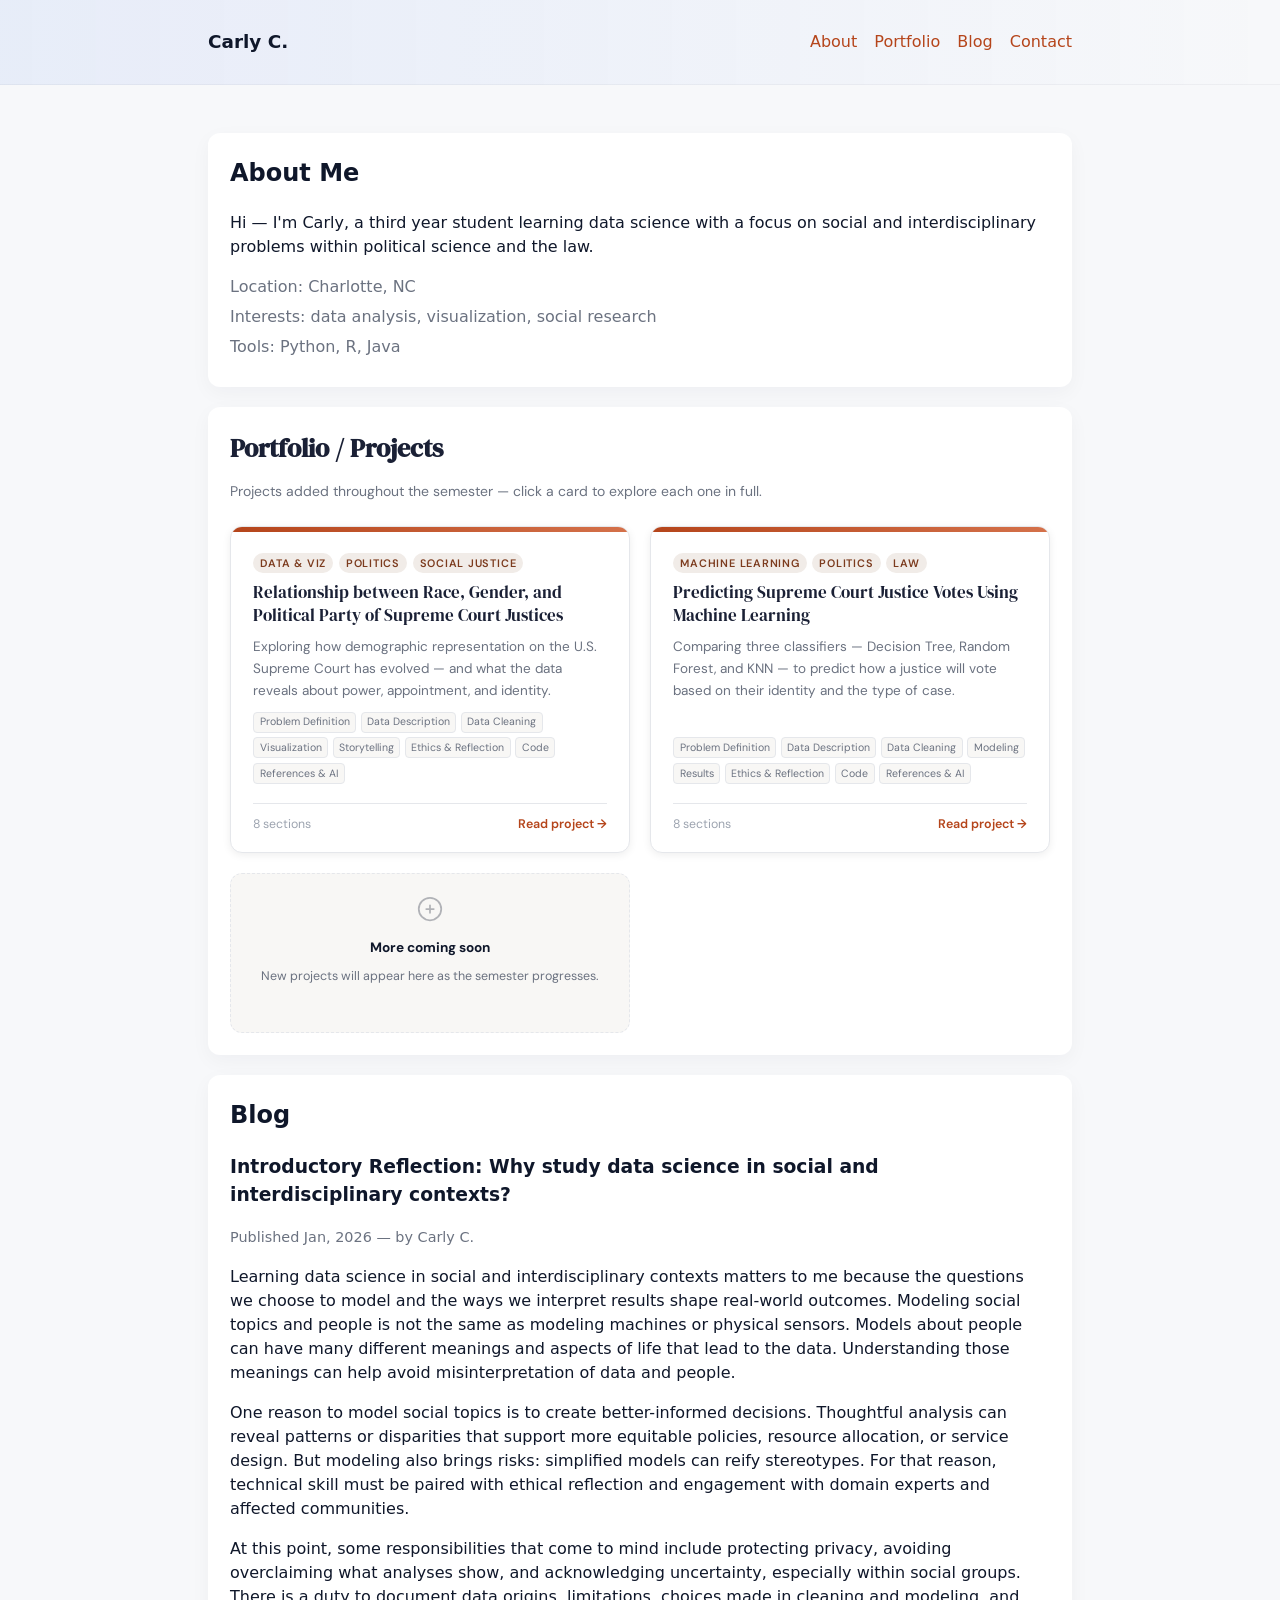
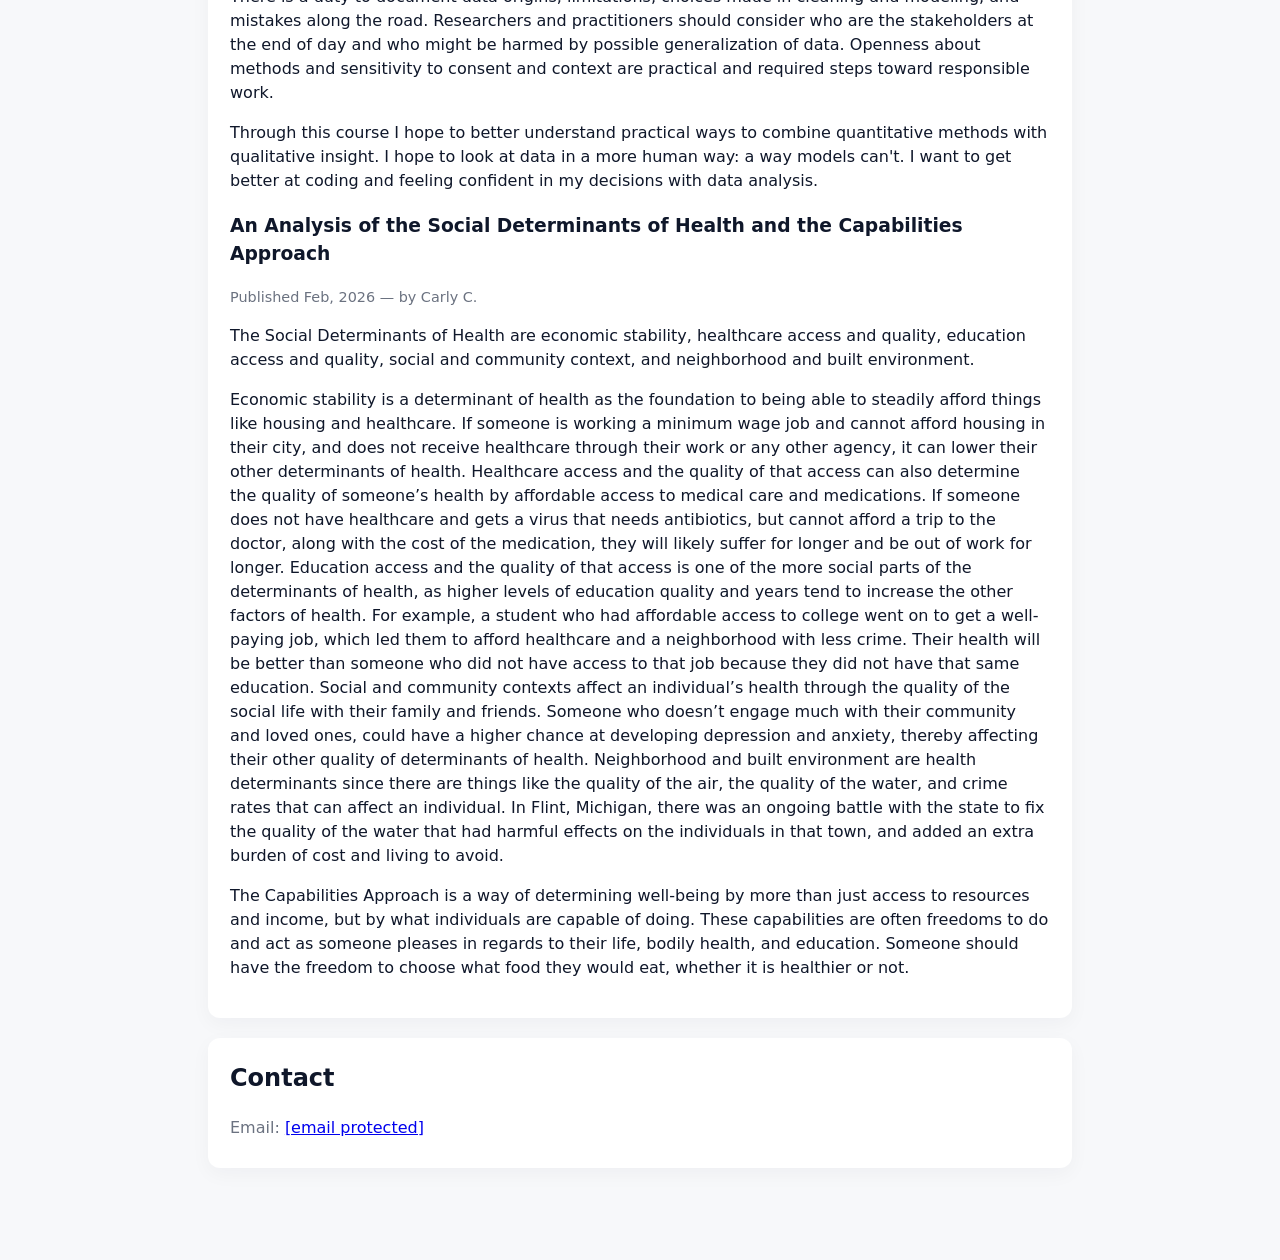
<file: index (3).html>
<!-- ...existing code... -->
<!doctype html>
<html lang="en">
<head>
  <meta charset="utf-8" />
  <meta name="viewport" content="width=device-width,initial-scale=1" />
  <title>Portfolio — Placeholder</title>
  <link rel="stylesheet" href="styles.css">
</head>
<body>
  <header class="site-header">
    <div class="container">
      <h1 class="site-title">Carly C.</h1>
      <nav class="site-nav" aria-label="Main navigation">
        <a href="#about">About</a>
        <a href="#projects">Portfolio</a>
        <a href="#blog">Blog</a>
        <a href="#contact">Contact</a>
      </nav>
    </div>
  </header>

  <main class="container">
    <section id="about" class="card">
      <h2>About Me</h2>
      <p>
        Hi — I'm Carly, a third year student learning data science with a focus on social
        and interdisciplinary problems within political science and the law.
      </p>
      <ul class="meta">
        <li>Location: Charlotte, NC</li>
        <li>Interests: data analysis, visualization, social research</li>
        <li>Tools: Python, R, Java</li>
      </ul>
    </section>

    <!--
  DROP-IN REPLACEMENT for <section id="projects">
  Paste your own content into each .tab-panel div.
  Move <style> and <script> to your main files if preferred.
-->

<link rel="preconnect" href="https://fonts.googleapis.com">
<link href="https://fonts.googleapis.com/css2?family=DM+Serif+Display:ital@0;1&family=DM+Sans:opsz,wght@9..40,300;9..40,400;9..40,500;9..40,600&display=swap" rel="stylesheet">

<style>
:root {
  --accent:       #b5451b;
  --accent-light: #f5e6df;
  --accent-mid:   #d4714a;
  --navy:         #1a2035;
  --muted-text:   #6b7280;
  --border:       #e5e7eb;
  --card-bg:      #ffffff;
  --surface:      #f8f7f5;
  --radius:       12px;
  --shadow-sm:    0 2px 8px rgba(0,0,0,0.07);
  --shadow-md:    0 8px 32px rgba(0,0,0,0.12);
  --shadow-lg:    0 24px 64px rgba(0,0,0,0.18);
  --font-d:       'DM Serif Display', Georgia, serif;
  --font-b:       'DM Sans', system-ui, sans-serif;
}

#projects { font-family: var(--font-b); }
#projects h2 { font-family: var(--font-d); font-size: 1.6rem; color: var(--navy); margin-bottom: .25rem; }
#projects > .muted { color: var(--muted-text); font-size: .875rem; margin-bottom: 1.5rem; }

.projects-grid {
  display: grid;
  grid-template-columns: repeat(auto-fill, minmax(290px, 1fr));
  gap: 1.25rem;
  margin-top: 1.25rem;
}

.project-card {
  background: var(--card-bg); border: 1px solid var(--border);
  border-radius: var(--radius); overflow: hidden;
  cursor: pointer; display: flex; flex-direction: column;
  box-shadow: var(--shadow-sm);
  transition: box-shadow .25s, transform .25s;
  animation: cardIn .45s ease both;
}
@keyframes cardIn { from { opacity:0; transform:translateY(14px); } to { opacity:1; transform:translateY(0); } }
.project-card:hover { box-shadow: var(--shadow-md); transform: translateY(-3px); }
.project-card-bar { height: 5px; background: linear-gradient(90deg, var(--accent), var(--accent-mid)); flex-shrink: 0; }
.project-card-body { padding: 1.3rem 1.4rem 1.15rem; display: flex; flex-direction: column; gap: .55rem; flex: 1; }
.project-tags { display: flex; flex-wrap: wrap; gap: .35rem; }
.project-tag { font-size:.68rem; font-weight:600; letter-spacing:.07em; text-transform:uppercase; padding:.2em .65em; border-radius:999px; background:#f1ece8; color:#7c3b1e; }
.project-card h3 { font-family: var(--font-d); font-size: 1.05rem; font-weight: 400; line-height: 1.35; color: var(--navy); margin: 0; }
.project-card-body > p { font-size:.845rem; color:var(--muted-text); line-height:1.6; margin:0; flex:1; }
.section-pills { display:flex; flex-wrap:wrap; gap:.3rem; margin-top:.1rem; }
.section-pill { font-size:.66rem; background:var(--surface); color:var(--muted-text); border:1px solid var(--border); border-radius:4px; padding:.15em .5em; }
.project-footer { display:flex; align-items:center; justify-content:space-between; margin-top:.6rem; font-size:.77rem; color:#9ca3af; padding-top:.7rem; border-top:1px solid var(--border); }
.open-btn { font-size:.78rem; font-weight:600; color:var(--accent); display:flex; align-items:center; gap:.3rem; background:none; border:none; cursor:pointer; padding:0; font-family:var(--font-b); transition:gap .2s; }
.open-btn:hover { gap:.5rem; }

.project-card.empty { border-style:dashed; background:var(--surface); cursor:default; box-shadow:none; min-height:160px; align-items:center; justify-content:center; }
.project-card.empty .project-card-body { align-items:center; text-align:center; }
.project-card.empty:hover { box-shadow:none; transform:none; }
.project-card.empty .project-card-bar { display:none; }

.proj-modal-backdrop { position:fixed; inset:0; background:rgba(15,18,28,.65); backdrop-filter:blur(4px); z-index:1000; display:flex; align-items:center; justify-content:center; padding:1.5rem; opacity:0; pointer-events:none; transition:opacity .28s ease; }
.proj-modal-backdrop.open { opacity:1; pointer-events:all; }
.proj-modal { background:#fff; border-radius:16px; width:100%; max-width:800px; max-height:90vh; display:flex; flex-direction:column; overflow:hidden; box-shadow:var(--shadow-lg); transform:translateY(24px) scale(.97); transition:transform .3s cubic-bezier(.34,1.56,.64,1); font-family:var(--font-b); }
.proj-modal-backdrop.open .proj-modal { transform:translateY(0) scale(1); }

.proj-modal-header { background:var(--navy); color:#fff; padding:1.6rem 2rem 1.4rem; position:relative; flex-shrink:0; }
.proj-modal-header .modal-tags { display:flex; gap:.4rem; margin-bottom:.7rem; flex-wrap:wrap; }
.proj-modal-header .modal-tag { font-size:.68rem; font-weight:600; letter-spacing:.07em; text-transform:uppercase; padding:.2em .7em; border-radius:999px; background:rgba(255,255,255,.12); color:rgba(255,255,255,.85); }
.proj-modal-header h2 { font-family:var(--font-d); font-size:1.4rem; font-weight:400; line-height:1.3; margin:0 2.5rem 0 0; }
.proj-modal-close { position:absolute; top:1.2rem; right:1.4rem; background:rgba(255,255,255,.1); border:none; color:#fff; width:32px; height:32px; border-radius:50%; font-size:1rem; cursor:pointer; display:flex; align-items:center; justify-content:center; transition:background .2s; }
.proj-modal-close:hover { background:rgba(255,255,255,.22); }

.proj-modal-tabs { display:flex; overflow-x:auto; border-bottom:1px solid var(--border); background:var(--surface); flex-shrink:0; scrollbar-width:none; }
.proj-modal-tabs::-webkit-scrollbar { display:none; }
.tab-btn { flex-shrink:0; padding:.75rem 1.05rem; font-size:.775rem; font-weight:500; color:var(--muted-text); background:none; border:none; border-bottom:2px solid transparent; cursor:pointer; white-space:nowrap; font-family:var(--font-b); transition:color .18s, border-color .18s; margin-bottom:-1px; }
.tab-btn:hover { color:var(--navy); }
.tab-btn.active { color:var(--accent); border-bottom-color:var(--accent); font-weight:600; }

.proj-modal-body { flex:1; overflow-y:auto; padding:1.8rem 2rem; line-height:1.72; font-size:.895rem; color:#374151; }
.tab-panel { display:none; }
.tab-panel.active { display:block; }
.tab-panel h3 { font-family:var(--font-d); font-size:1.3rem; color:var(--navy); margin:0 0 .8rem; font-weight:400; }
.tab-panel h4 { font-size:.8rem; font-weight:700; text-transform:uppercase; letter-spacing:.08em; color:var(--accent); margin:1.4rem 0 .45rem; }
.tab-panel p { margin:0 0 .85rem; }
.tab-panel ul, .tab-panel ol { padding-left:1.3rem; margin:0 0 .85rem; }
.tab-panel li { margin-bottom:.35rem; }
pre { background:var(--navy); color:#e2e8f0; border-radius:8px; padding:1.1rem 1.3rem; overflow-x:auto; font-size:.8rem; line-height:1.65; font-family:'Fira Code',Consolas,monospace; margin:.7rem 0 1rem; }
pre code { background:none; padding:0; color:inherit; font-size:inherit; }
code { background:#f0ece8; padding:.15em .4em; border-radius:4px; font-size:.82em; font-family:'Fira Code',Consolas,monospace; color:var(--accent); }
.info-box { background:var(--accent-light); border-left:3px solid var(--accent); border-radius:0 6px 6px 0; padding:.85rem 1rem; margin:.75rem 0 1rem; font-size:.86rem; }
.info-box.blue  { background:#eff6ff; border-color:#3b82f6; }
.info-box.amber { background:#fffbeb; border-color:#f59e0b; }
.ref-list { list-style:none; padding:0; margin:0; }
.ref-list li { padding:.6rem 0; border-bottom:1px solid var(--border); font-size:.84rem; }
.ref-list li:last-child { border-bottom:none; }
.ref-list a { color:var(--accent); word-break:break-word; }

@media(max-width:600px){
  .proj-modal-body { padding:1.25rem 1.1rem; }
  .proj-modal-header { padding:1.2rem 1.1rem 1rem; }
  .proj-modal-header h2 { font-size:1.1rem; }
}
</style>


<section id="projects" class="card">
  <h2>Portfolio / Projects</h2>
  <p class="muted">Projects added throughout the semester — click a card to explore each one in full.</p>

  <div class="projects-grid">

    <div class="project-card" onclick="openProject('scotus')"
         role="button" tabindex="0" aria-haspopup="dialog"
         onkeydown="if(event.key==='Enter'||event.key===' ')openProject('scotus')">
      <div class="project-card-bar"></div>
      <div class="project-card-body">
        <div class="project-tags">
          <span class="project-tag">Data &amp; Viz</span>
          <span class="project-tag">Politics</span>
          <span class="project-tag">Social Justice</span>
        </div>
        <h3>Relationship between Race, Gender, and Political Party of Supreme Court Justices</h3>
        <p>Exploring how demographic representation on the U.S. Supreme Court has evolved — and what the data reveals about power, appointment, and identity.</p>
        <div class="section-pills">
          <span class="section-pill">Problem Definition</span>
          <span class="section-pill">Data Description</span>
          <span class="section-pill">Data Cleaning</span>
          <span class="section-pill">Visualization</span>
          <span class="section-pill">Storytelling</span>
          <span class="section-pill">Ethics &amp; Reflection</span>
          <span class="section-pill">Code</span>
          <span class="section-pill">References &amp; AI</span>
        </div>
        <div class="project-footer">
          <span>8 sections</span>
          <button class="open-btn" onclick="event.stopPropagation();openProject('scotus')">Read project →</button>
        </div>
      </div>
    </div>

    <div class="project-card" onclick="openProject('scdb')"
         role="button" tabindex="0" aria-haspopup="dialog"
         onkeydown="if(event.key==='Enter'||event.key===' ')openProject('scdb')">
      <div class="project-card-bar"></div>
      <div class="project-card-body">
        <div class="project-tags">
          <span class="project-tag">Machine Learning</span>
          <span class="project-tag">Politics</span>
          <span class="project-tag">Law</span>
        </div>
        <h3>Predicting Supreme Court Justice Votes Using Machine Learning</h3>
        <p>Comparing three classifiers — Decision Tree, Random Forest, and KNN — to predict how a justice will vote based on their identity and the type of case.</p>
        <div class="section-pills">
          <span class="section-pill">Problem Definition</span>
          <span class="section-pill">Data Description</span>
          <span class="section-pill">Data Cleaning</span>
          <span class="section-pill">Modeling</span>
          <span class="section-pill">Results</span>
          <span class="section-pill">Ethics &amp; Reflection</span>
          <span class="section-pill">Code</span>
          <span class="section-pill">References &amp; AI</span>
        </div>
        <div class="project-footer">
          <span>8 sections</span>
          <button class="open-btn" onclick="event.stopPropagation();openProject('scdb')">Read project →</button>
        </div>
      </div>
    </div>

    <div class="project-card empty">
      <div class="project-card-body">
        <svg width="30" height="30" fill="none" viewBox="0 0 24 24" stroke="currentColor" stroke-width="1.4" style="opacity:.3;margin-bottom:.3rem">
          <path stroke-linecap="round" stroke-linejoin="round" d="M12 9v6m3-3H9m12 0a9 9 0 1 1-18 0 9 9 0 0 1 18 0Z"/>
        </svg>
        <strong style="font-size:.85rem">More coming soon</strong>
        <p style="font-size:.78rem">New projects will appear here as the semester progresses.</p>
      </div>
    </div>

  </div>
</section>


<div class="proj-modal-backdrop" id="modal-scotus" role="dialog"
     aria-modal="true" aria-labelledby="scotus-title"
     onclick="handleBackdropClick(event,'scotus')">
  <div class="proj-modal">

    <div class="proj-modal-header">
      <div class="modal-tags">
        <span class="modal-tag">Data &amp; Viz</span>
        <span class="modal-tag">Politics</span>
        <span class="modal-tag">Social Justice</span>
      </div>
      <h2 id="scotus-title">Relationship between Race, Gender, and Political Party of Supreme Court Justices</h2>
      <button class="proj-modal-close" onclick="closeProject('scotus')" aria-label="Close">✕</button>
    </div>

    <nav class="proj-modal-tabs">
      <button class="tab-btn active" onclick="switchTab('scotus',0,this)">Problem Definition</button>
      <button class="tab-btn"        onclick="switchTab('scotus',1,this)">Data Description</button>
      <button class="tab-btn"        onclick="switchTab('scotus',2,this)">Data Cleaning</button>
      <button class="tab-btn"        onclick="switchTab('scotus',3,this)">Visualization</button>
      <button class="tab-btn"        onclick="switchTab('scotus',4,this)">Storytelling</button>
      <button class="tab-btn"        onclick="switchTab('scotus',5,this)">Limitations, Ethics &amp; Reflection</button>
      <button class="tab-btn"        onclick="switchTab('scotus',6,this)">Code</button>
      <button class="tab-btn"        onclick="switchTab('scotus',7,this)">References &amp; AI</button>
    </nav>

    <div class="proj-modal-body">

      <div class="tab-panel active" id="scotus-tab-0">
        <h3>Problem Definition</h3>
        <p>
          Are there trends with the appointment of Supreme Court Justices in relation to the relationship between race, gender, and political party?
        </p>
        <p>
          There are many different characteristics of Supreme Court Justices that can affect their appointment and its success. There has been a prior correlation shown between the race and gender of Justices and the likelihood of being nominated and subsequently appointed. Nominations to the Court are given by the President, so this research seeks to see if there are correlations between the likelihood of Justices with a certain gender or race getting nominated, depending on their political party. In recent years, there has been more diversity among the Court; a correlation between those individuals and the likelihood of which party they would belong to can provide insight into how the Court can continue to grow.
        </p>
      </div>

      <div class="tab-panel" id="scotus-tab-1">
        <h3>Data Description</h3>
       <p>
          This data comes from Stonegroove’s “Supreme Court Demographic Database” on Kaggle (2021). This dataset is a subset of a much larger dataset from Epstein et al.’s “The U.S. Supreme Court Justices Database(2021).” Each row represents a different Justice in order of their appointment to the Court. Some of the columns in this subset are the Justices’ names, their date of birth, the state they were born in, their gender, their race, their religion, the state in which they lived, their political party, and the president who nominated the Justice. The key columns for the question at hand are the name column, the race column, the gender column, and the political party column. Considering this, assumptions will be made about the time periods of the date of birth of the Justices. Thurgood Marshall, who is data point 98 out of 117, will be considered the beginning of the period in which there was social progress that people of color and women could be considered for the Court, as he was appointed three years after the passing of the Civil Rights Act. It should be noted that with the shifts in the types of dominant political parties over the years, there will be subgroups with additional information needed based on the time period. From John Mclean, data point 22, until Earl Warren, data point 90, these data points will serve to represent the period of time in which the Democrats and Republicans had opposite values of the current understanding of the parties today. From John Jay, data point 1, to Robert Trimble, data point 21, the political parties are considered too different from the values of modern-day Republicans or Democrats to be remodeled as one, so their data will be observed separately, to reflect the correlation within the principles of the power and type of government within the founding-era period.
        </p>
      </div>

      <div class="tab-panel" id="scotus-tab-2">
        <h3>Data Cleaning &amp; Preparation</h3>
        <img src="Subgroup.png" alt="The Code to Create a Subgroup of Data with Race, Gender, and Political Party" width="80%">
        <img src="Party_Swap.png" alt="The Code to Swap the Democrat and Republican Classifications Over A Specific Group of Time" width="80%">
        <img src="Post_Civil_Rights_Subgroup.png" alt="The Code to Create a Subgroup After the Civil Rights Act was Passed" width="80%">
        <p>
          As mentioned above, the values within the political parties can have different meanings based on the time period(U.S. Embassy in Denmark, n.d.), so for this research, they will be reclassified for easier understanding of the values a modern audience will understand at first glance. All data points between 22 and 90 will be switched, disregarding data point 33(Whig). Any Justice between that period who was a Democrat will be classified as a Republican, and any vice-versa. This is to reflect the party switch between the 1940s and 1960s that was mentioned above. This will make the data more readable and cohesive for an understanding of the results. This will trade off the factual title of their party they had during their period on the Court, but will better reflect their values. To give historical understanding and recognition to the lack of freedoms given to people of color and women throughout history, the data will be rerun separately with a subgroup of data points 98 to 117. This is to represent the time period during and after people of color and women began to formally be recognized by the government to receive the same freedoms as white men. This subgroup will not be perfect to represent the smaller subgroups of when white women and women of color began to receive those rights and freedoms later on. To have more data points to work with, these different civil rights movements will be grouped together for the understanding of a period in which multiple minority groups began to have more formal opportunities. 
        </p>
      </div>

      <div class="tab-panel" id="scotus-tab-3">
        <h3>Data Understanding &amp; Visualization</h3>
        <img src="Overall_Race_Heatmap.png" alt="The Heatmap for the Correlation Between Race and Political Party With the Entire Dataset" width="80%">
        <img src="Overall_Gender_Heatmap.png" alt="The Heatmap for the Correlation Between Gender and Political Party With the Entire Dataset" width="80%">
        <img src="Civil_Rights_Race_Heatmap.png" alt="The Heatmap for the Correlation Between Race and Political Party Post Civil Rights Era" width="80%">
        <img src="Civil_Rights_Gender_Heatmap.png" alt="The Heatmap for the Correlation Between Gender and Political Party Post Civil Rights Era" width="80%">
        <p>
          Heatmaps and bar graphs were initially used to visualize the data, but as the research progressed, both of the visualizations told the same story, so only the bar graphs were removed for the sake of the size of the project. The heatmap showed a better correlation between the different variables because in the initial subgroup, the number of people of color and women was so low that it was barely noticeable. The heatmap showed the same correlation, but allowed for better visualization. Not many patterns or trends were surprising due to the limited data based on the history and the unlimited term of Supreme Court Justices. There were higher rates of white males in both categories, even after creating a new subgroup to account for after the Civil Rights Act had been passed, but that was to be expected.
        </p>
      </div>

      <div class="tab-panel" id="scotus-tab-4">
        <h3>Storytelling &amp; Interpretation</h3>
        <p>
          The findings show that there was no significant correlation between either race or gender in correlation to political party in either subgroup. When looking at the heatmaps, it does seem as if there is a slight majority of women in the post-Civil Rights Act subgroup that are registered as Democrats, but due to the lack of further data, there can be no significant result. This doesn’t mean that there isn’t some possible correlation, just that it is too soon after the Civil Rights Act to see any significant impact or correlation with parties. The heatmaps show that there may be a trend beginning with more people of color and women in the democratic party, but with how few members there are, and the fact that multiple Justices fit into multiple minority categories of race and gender, there needs to be more data to find a result. As time moves forward, more work can be done to have a more diverse Court, while still balancing all of the other requirements of being appointed. It would be misleading to conclude anything from this data since all of the p-values from each test were above 0.5. 
        </p>
      </div>

      <div class="tab-panel" id="scotus-tab-5">
        <h3>Limitations, Ethics &amp; Reflection</h3>
        <p>
          Considering the unlimited terms and relatively short history of the United States, there is limited data available in this dataset to make a statistical conclusion. Despite creating subgroups to account for the long history in which people of color and women did not have the same freedoms and opportunities to run for the court, there is still far too little Justices and diversity to conclude anything. The heatmaps show interesting data and slight curves to democratic Justices being more even in diversity after the Civil Rights Act was passed; however, all of the significance testing still shows no significant correlation between either gender or race in relation to political party.
        </p>
        <p>
          The major assumption made in this research was that switching the “Republican” and “Democrat” values over the course of about sixty Justices. The decision to swap the classifications came from a need to clarify the data more, as the values and definitions of the parties swapped over time. However, if there was any outlier within that time period who was listed as their political party, yet had the values that we currently attribute to it in this modern day, their data could be skewed. 
        </p>
        <p>
          The data was not very surprising. The research was conducted with the knowledge that there would not be enough data to conclude anything statistically significant. However, it was a research question that was authentic to be considered with the current trend of the Court. 
        </p>
        <p>
          Ideally, this research could be redone in a hundred years when there are far more Justices since the Civil Rights Act. If there were more time to do this research now, the most interesting variable to add would be the time each justice served on the Court. Certain justices have served for very long times on the Court; it would be an intriguing study to see if there is a correlation between party, which is more likely to sit on the Court for longer.
        </p>
      </div>

     <div class="tab-panel" id="scotus-tab-6">
  <h3>Code</h3>
  <p>The code for the project is: 
    <a href="Project_1_Code.html">View Code</a>
  </p>
</div>

      <div class="tab-panel" id="scotus-tab-7">
        <h3>References &amp; AI Transparency</h3>
        <p>
          rlweath. (n.d.). Supreme Court Demographic Database [Dataset]. Kaggle. https://www.kaggle.com/datasets/rlweath/supreme-court-demographic-database
        </p>
        <p>
          U.S. Embassy in Denmark. (n.d.). Presidential elections and the American political system. https://dk.usembassy.gov/usa-i-skolen/presidential-elections-and-the-american-political-system/
        </p>
        <p>
          Portions of the code used for data cleaning and visualization were generated with assistance from GitHub Copilot (GitHub, 2026) and Claude (Anthropic, 2026). All generated code was reviewed, tested, and modified by the author.
        </p>
      </div>

    </div>
  </div>
</div>


<div class="proj-modal-backdrop" id="modal-scdb" role="dialog"
     aria-modal="true" aria-labelledby="scdb-title"
     onclick="handleBackdropClick(event,'scdb')">
  <div class="proj-modal">

    <div class="proj-modal-header">
      <div class="modal-tags">
        <span class="modal-tag">Machine Learning</span>
        <span class="modal-tag">Politics</span>
        <span class="modal-tag">Law</span>
      </div>
      <h2 id="scdb-title">Predicting Supreme Court Justice Votes Using Machine Learning</h2>
      <button class="proj-modal-close" onclick="closeProject('scdb')" aria-label="Close">✕</button>
    </div>

    <nav class="proj-modal-tabs">
      <button class="tab-btn active" onclick="switchTab('scdb',0,this)">Problem Definition</button>
      <button class="tab-btn"        onclick="switchTab('scdb',1,this)">Data Description</button>
      <button class="tab-btn"        onclick="switchTab('scdb',2,this)">Data Cleaning</button>
      <button class="tab-btn"        onclick="switchTab('scdb',3,this)">Modeling</button>
      <button class="tab-btn"        onclick="switchTab('scdb',4,this)">Results</button>
      <button class="tab-btn"        onclick="switchTab('scdb',5,this)">Ethics &amp; Reflection</button>
      <button class="tab-btn"        onclick="switchTab('scdb',6,this)">Code</button>
      <button class="tab-btn"        onclick="switchTab('scdb',7,this)">References &amp; AI</button>
    </nav>

    <div class="proj-modal-body">

      <div class="tab-panel active" id="scdb-tab-0">
        <h3>Problem Definition</h3>
        <p>
          Can a machine learning model predict how a Supreme Court justice will vote on a case based on who they are and what type of case is before them?
        </p>
        <p>
          Individual justices carry distinct judicial philosophies, ideological leanings, and records across different areas of law — from criminal procedure to civil rights to economic activity. At the same time, certain case types consistently produce more divided Courts than others. This project asks whether those patterns are strong enough that a classifier can learn them: given a justice's identity and the category of a case, can the model predict whether they will vote with the majority, dissent, or take some other position?
        </p>
        <p>
          Understanding judicial voting patterns has real implications for legal strategy, policy advocacy, and democratic accountability. It also raises important questions about what it means to predict human judgment with an algorithm.
        </p>
      </div>

      <div class="tab-panel" id="scdb-tab-1">
        <h3>Data Description</h3>
        <p>
          This project uses the Supreme Court Database (SCDB), version 2025_01, justice-centered and organized by legal provision. The SCDB is maintained by Harold J. Spaeth and colleagues and is one of the most comprehensive datasets on U.S. Supreme Court decisions, spanning cases from 1946 to the present term.
        </p>
        <p>
          The full dataset contains 124,797 rows, where each row represents a single justice's vote on a single case. There are 61 columns covering case identifiers, citation information, dates, case characteristics, issue classifications, and justice-level voting data. The target variable for this project is <code>vote</code>, which takes values 1 through 8 — where 1 indicates a vote with the majority, 2 indicates a dissent, and values 3–8 represent concurrences, judgments, and other specialized vote types.
        </p>
        <p>
          The key predictive features retained for modeling were <code>justice</code> (numeric ID), <code>justiceName</code> (string, encoded to integer), and <code>issueArea</code> (one of 14 broad legal categories such as Criminal Procedure, Civil Rights, and First Amendment), supplemented by case-level context variables including <code>decisionDirection</code>, <code>lcDisposition</code>, <code>certReason</code>, <code>jurisdiction</code>, <code>partyWinning</code>, <code>majVotes</code>, <code>minVotes</code>, and <code>decisionType</code>.
        </p>
      </div>

      <div class="tab-panel" id="scdb-tab-2">
        <h3>Data Cleaning &amp; Preparation</h3>
        <p>
          Of the 61 original columns, only 13 were retained for modeling. Columns removed included all case identifiers (IDs, docket numbers, citation strings), free-text fields, date columns, and post-decision variables that would leak outcome information into the features. The remaining columns were selected because they are plausibly available at or before decision time.
        </p>
        <p>
          3,451 rows were missing the <code>vote</code> target variable and were dropped, leaving 121,346 usable rows. The string column <code>justiceName</code> was encoded to an integer using <code>pd.factorize()</code>. Remaining missing values in feature columns — the largest being <code>lcDisposition</code> with 20,371 nulls — were filled using column medians rather than dropping rows, to preserve as much data as possible.
        </p>
        <p>
          The vote distribution is heavily imbalanced: vote=1 accounts for 85,734 rows (~71%), vote=2 for 22,513 (~19%), and all other vote types combined for the remaining ~10%. This imbalance is the central challenge for all three models.
        </p>
      </div>

      <div class="tab-panel" id="scdb-tab-3">
        <h3>Modeling Approach</h3>
        <p>
          Three classifiers were trained and compared, each representing a different algorithmic family:
        </p>
        <h4>Decision Tree</h4>
        <p>
          A single decision tree with <code>max_depth=10</code> and <code>min_samples_leaf=20</code> to prevent overfitting. Decision trees are fully interpretable — the top three levels can be visualized to understand what splits the model makes first. This model serves as the transparent baseline.
        </p>
        <h4>Random Forest</h4>
        <p>
          An ensemble of 100 decision trees (<code>n_estimators=100</code>), using the same depth and leaf constraints. By aggregating predictions across many trees trained on random subsets of the data, random forests reduce the variance that makes a single tree unstable. This model is expected to be the most accurate but least interpretable.
        </p>
        <h4>K-Nearest Neighbors (KNN)</h4>
        <p>
          A distance-based classifier with <code>k=9</code> neighbors. Because KNN is sensitive to feature scale, the input features were standardized with <code>StandardScaler</code> before fitting. In cross-validation, the scaler was wrapped inside a <code>Pipeline</code> so that it is fit only on training folds, preventing data leakage. KNN makes predictions based on the similarity of a case-justice pair to historical examples, making it a fundamentally different approach from the tree-based models.
        </p>
        <p>
          All models were evaluated on an 80/20 train-test split (stratified by random seed 42) and validated further with 5-fold cross-validation.
        </p>
      </div>

      <div class="tab-panel" id="scdb-tab-4">
        <h3>Results</h3>
        <h4>Accuracy &amp; Weighted Metrics</h4>
        <p>
          All three models achieved similar test-set accuracy in the range of 75–76%. However, the gap between weighted F1 (~0.70) and macro F1 (~0.29–0.43) reveals that this accuracy is largely driven by correct predictions on the dominant vote=1 class. A model that predicted "majority" for every case would achieve roughly 71% accuracy — so the models are adding only about 4–5 percentage points above that naive baseline.
        </p>
        <h4>Per-Class Performance</h4>
        <p>
          Vote=1 was predicted well by all three models (recall of 92–98%). Vote=2 (dissent) was the hardest meaningful class: the best recall achieved was 43% (Decision Tree and KNN), while Random Forest only caught 30% of dissents. For rarer vote types (3–7), Random Forest scored 0% recall on most classes, effectively never predicting them. KNN performed the best on minority classes — achieving 12% recall on vote=3, 15% on vote=4 — and had the highest macro F1 (0.4275), meaning it was the most balanced across all vote types. Vote=8 was predicted with near-perfect accuracy by all three models, suggesting it has a very distinctive feature signature.
        </p>
        <h4>Cross-Validation</h4>
        <p>
          5-fold CV confirmed Random Forest as the most stable model (accuracy 72.44% ± 1.62%), followed by Decision Tree (71.78% ± 2.69%) and KNN (67.84% ± 2.84%). KNN's larger drop from single-split to CV accuracy suggests it benefited somewhat from the particular 80/20 split used in the main evaluation.
        </p>
        <div class="info-box amber">
          The class imbalance in the SCDB — where majority votes outnumber all other types roughly 7:1 — is the binding constraint on all three models. Addressing it through techniques such as <code>class_weight='balanced'</code> or SMOTE oversampling would be the most impactful next step for improving predictions on dissents and concurrences.
        </div>
      </div>

      <div class="tab-panel" id="scdb-tab-5">
        <h3>Ethics &amp; Reflection</h3>
        <p>
          Predicting judicial votes raises meaningful ethical concerns beyond model performance. Judges are people, not data points, and reducing a justice's decision to a predicted output based on their identity and a case category risks flattening the complexity of legal reasoning into a statistical pattern. The model does not know what arguments were made, how briefs were written, or what values a justice weighed — it only knows who voted how in the past.
        </p>
        <p>
          There is also a risk of self-fulfilling inference: if litigants or advocates use predictive tools to select which arguments to make or which courts to pursue, model predictions could subtly shape the very outcomes they claim to merely forecast. This feedback loop is especially concerning when the model disproportionately fails minority vote classes, meaning it is most uncertain precisely in the cases that deviate from norm.
        </p>
        <p>
          The heavy class imbalance in this dataset is itself a reflection of how the Court works — the majority of cases produce large majorities. A model trained primarily on those cases will learn to reproduce consensus, not disagreement. Whether that is a technical limitation or a substantive finding is a question worth holding carefully.
        </p>
        <p>
          In terms of transparency: all features used are public record, all modeling choices are documented in the code, and no personally identifying information beyond publicly available judicial records was used. The SCDB is a widely cited and peer-reviewed academic resource.
        </p>
      </div>

      <div class="tab-panel" id="scdb-tab-6">
        <h3>Code</h3>
        <p>The code for this project is available here:
          <a href="SCDB_Vote_Prediction.html">View Code</a>
        </p>
      </div>

      <div class="tab-panel" id="scdb-tab-7">
        <h3>References &amp; AI Transparency</h3>
        <p>
          Spaeth, H., Epstein, L., Martin, A. D., Segal, J., Ruger, T., &amp; Benesh, S. (2025). <em>Supreme Court Database, Version 2025_01</em> [Dataset]. http://supremecourtdatabase.org
        </p>
        <p>
          Breiman, L. (2001). Random forests. <em>Machine Learning, 45</em>(1), 5–32.
        </p>
        <p>
          Pedregosa, F., et al. (2011). Scikit-learn: Machine learning in Python. <em>Journal of Machine Learning Research, 12</em>, 2825–2830.
        </p>
        <p>
          Portions of the code used for data cleaning, modeling, and visualization were generated with assistance from Claude (Anthropic, 2026). All generated code was reviewed, tested, and modified by the author.
        </p>
      </div>

    </div>
  </div>
</div>


<script>
function openProject(id) {
  var el = document.getElementById('modal-' + id);
  if (!el) return;
  el.classList.add('open');
  document.body.style.overflow = 'hidden';
  el.querySelectorAll('.tab-panel').forEach(function(p,i){ p.classList.toggle('active', i===0); });
  el.querySelectorAll('.tab-btn').forEach(function(b,i){ b.classList.toggle('active', i===0); });
  el.querySelector('.proj-modal-body').scrollTop = 0;
}
function closeProject(id) {
  var el = document.getElementById('modal-' + id);
  if (!el) return;
  el.classList.remove('open');
  document.body.style.overflow = '';
}
function handleBackdropClick(e, id) {
  if (e.target === e.currentTarget) closeProject(id);
}
function switchTab(projectId, index, btn) {
  var modal = document.getElementById('modal-' + projectId);
  if (!modal) return;
  modal.querySelectorAll('.tab-panel').forEach(function(p,i){ p.classList.toggle('active', i===index); });
  modal.querySelectorAll('.tab-btn').forEach(function(b){ b.classList.remove('active'); });
  if (btn) btn.classList.add('active');
  modal.querySelector('.proj-modal-body').scrollTop = 0;
}
document.addEventListener('keydown', function(e) {
  if (e.key === 'Escape') {
    document.querySelectorAll('.proj-modal-backdrop.open').forEach(function(el){
      closeProject(el.id.replace('modal-', ''));
    });
  }
});
</script>

    <section id="blog" class="card">
      <h2>Blog</h2>

      <article class="post">
        <header>
          <h3>Introductory Reflection: Why study data science in social and interdisciplinary contexts?</h3>
          <p class="post-meta">Published Jan, 2026 — by Carly C.</p>
        </header>

        <p>
          Learning data science in social and interdisciplinary contexts matters to me because the
          questions we choose to model and the ways we interpret results shape real-world
          outcomes. Modeling social topics and people is not the same as modeling machines or
          physical sensors. Models about people can have many different meanings and aspects of life 
          that lead to the data. Understanding those meanings can help avoid misinterpretation of 
          data and people.
        </p>

        <p>
          One reason to model social topics is to create better-informed decisions. Thoughtful
          analysis can reveal patterns or disparities that support more equitable policies,
          resource allocation, or service design. But modeling also brings risks: simplified
          models can reify stereotypes. For that reason, technical skill must be paired with
          ethical reflection and engagement with domain experts and affected communities.
        </p>

        <p>
          At this point, some responsibilities that come to mind include protecting privacy,
          avoiding overclaiming what analyses show, and acknowledging uncertainty, especially 
          within social groups. There is a duty to document data origins, limitations, choices 
          made in cleaning and modeling, and mistakes along the road. Researchers and practitioners 
          should consider who are the stakeholders at the end of day and who might be harmed by 
          possible generalization of data. Openness about methods and sensitivity to consent and 
          context are practical and required steps toward responsible work.
        </p>

        <p>
          Through this course I hope to better understand practical ways to combine
          quantitative methods with qualitative insight. I hope to look at data in a   
          more human way: a way models can't. I want to get better at coding and feeling  
          confident in my decisions with data analysis.
        
        </p>
      </article>

            <article class="post">
        <header>
          <h3>An Analysis of the Social Determinants of Health and the Capabilities Approach</h3>
          <p class="post-meta">Published Feb, 2026 — by Carly C.</p>
        </header>

        <p>
          The Social Determinants of Health are economic stability, healthcare access and quality, education access and quality, social and community context, and neighborhood and built environment.
        </p>

        <p>
          Economic stability is a determinant of health as the foundation to being able to steadily afford things like housing and healthcare. If someone is working a minimum wage job and cannot afford housing in their city, and does not receive healthcare through their work or any other agency, it can lower their other determinants of health. Healthcare access and the quality of that access can also determine the quality of someone’s health by affordable access to medical care and medications. If someone does not have healthcare and gets a virus that needs antibiotics, but cannot afford a trip to the doctor, along with the cost of the medication, they will likely suffer for longer and be out of work for longer. Education access and the quality of that access is one of the more social parts of the determinants of health, as higher levels of education quality and years tend to increase the other factors of health. For example, a student who had affordable access to college went on to get a well-paying job, which led them to afford healthcare and a neighborhood with less crime. Their health will be better than someone who did not have access to that job because they did not have that same education. Social and community contexts affect an individual’s health through the quality of the social life with their family and friends. Someone who doesn’t engage much with their community and loved ones, could have a higher chance at developing depression and anxiety, thereby affecting their other quality of determinants of health. Neighborhood and built environment are health determinants since there are things like the quality of the air, the quality of the water, and crime rates that can affect an individual. In Flint, Michigan, there was an ongoing battle with the state to fix the quality of the water that had harmful effects on the individuals in that town, and added an extra burden of cost and living to avoid. 

        </p>

        <p>
          The Capabilities Approach is a way of determining well-being by more than just access to resources and income, but by what individuals are capable of doing. These capabilities are often freedoms to do and act as someone pleases in regards to their life, bodily health, and education. Someone should have the freedom to choose what food they would eat, whether it is healthier or not. 
        </p>

      </article>
    </section>

    <section id="contact" class="card">
      <h2>Contact</h2>
      <ul class="meta">
        <li>Email: <a href="/cdn-cgi/l/email-protection" class="__cf_email__" data-cfemail="20434341535449111660434841524c4f5454450e454455">[email&#160;protected]</a></li>
        
      </ul>
    </section>
  </main>

  <footer class="site-footer">
    <div c
</file>
<file: styles.css>
/* ...existing code... */
:root{
  --bg: #f7f8fa;
  --card: #ffffff;
  --accent: #2563eb;
  --muted: #6b7280;
  --text: #0f172a;
  --radius: 10px;
  font-family: Inter, system-ui, -apple-system, "Segoe UI", Roboto, "Helvetica Neue", Arial;
}

*{box-sizing:border-box}
html,body{height:100%}
body{
  margin:0;
  background:var(--bg);
  color:var(--text);
  line-height:1.5;
  -webkit-font-smoothing:antialiased;
}

/* layout */
.container{
  max-width:920px;
  margin:0 auto;
  padding:28px;
}

.site-header{
  background:linear-gradient(90deg, rgba(37,99,235,0.08), transparent);
  border-bottom:1px solid rgba(15,23,42,0.04);
}
.site-header .container{
  display:flex;
  gap:20px;
  align-items:center;
  justify-content:space-between;
}
.site-title{
  margin:0;
  font-size:1.15rem;
  font-weight:600;
}
.site-nav a{
  text-decoration:none;
  color:var(--accent);
  margin-left:12px;
  font-weight:500;
}
.site-nav a:hover{ text-decoration:underline; }

.card{
  background:var(--card);
  padding:22px;
  margin-top:20px;
  border-radius:var(--radius);
  box-shadow:0 6px 20px rgba(15,23,42,0.04);
}

h2{ margin-top:0; }

.meta{
  list-style:none;
  padding:0;
  margin:12px 0 0 0;
  color:var(--muted);
}
.meta li{ margin-bottom:6px; }

.projects-grid{
  display:grid;
  grid-template-columns: repeat(auto-fit, minmax(220px, 1fr));
  gap:14px;
  margin-top:12px;
}
.project{
  padding:12px;
  border-radius:8px;
  background: linear-gradient(180deg, rgba(0,0,0,0.02), transparent);
  min-height:72px;
}
.project.empty{
  display:flex;
  flex-direction:column;
  justify-content:center;
  align-items:flex-start;
  color:var(--muted);
  border:2px dashed rgba(15,23,42,0.04);
}

/* blog */
.post { margin-top:8px; }
.post-meta{ color:var(--muted); font-size:0.9rem; margin-top:4px; }

.muted{ color:var(--muted); }

/* footer */
.site-footer{
  padding:18px 0;
  text-align:center;
  color:var(--muted);
  font-size:0.9rem;
  margin-top:28px;
}

/* responsive tweaks */
@media (max-width:640px){
  .site-header .container{flex-direction:column; align-items:flex-start; gap:12px}
  .site-nav{display:flex; gap:8px; flex-wrap:wrap}
}
/* ...existing code... */
</file>
